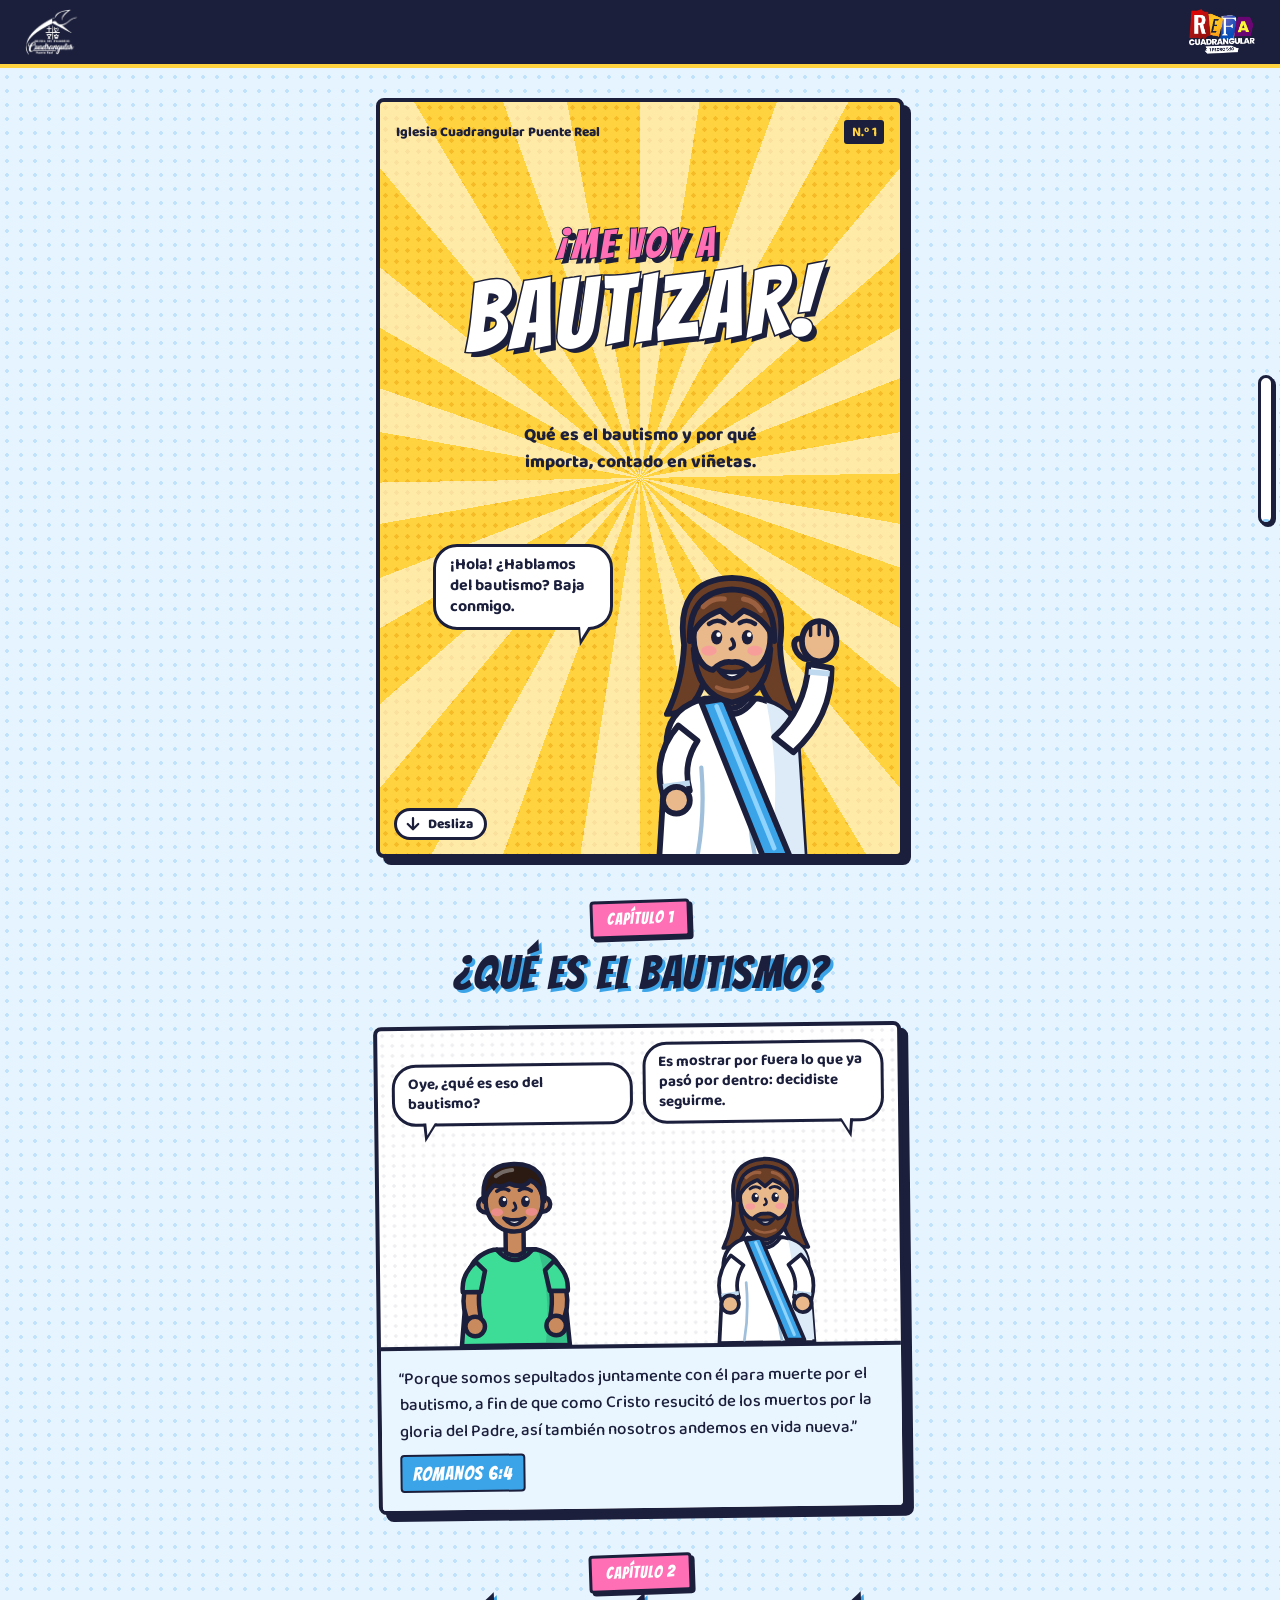
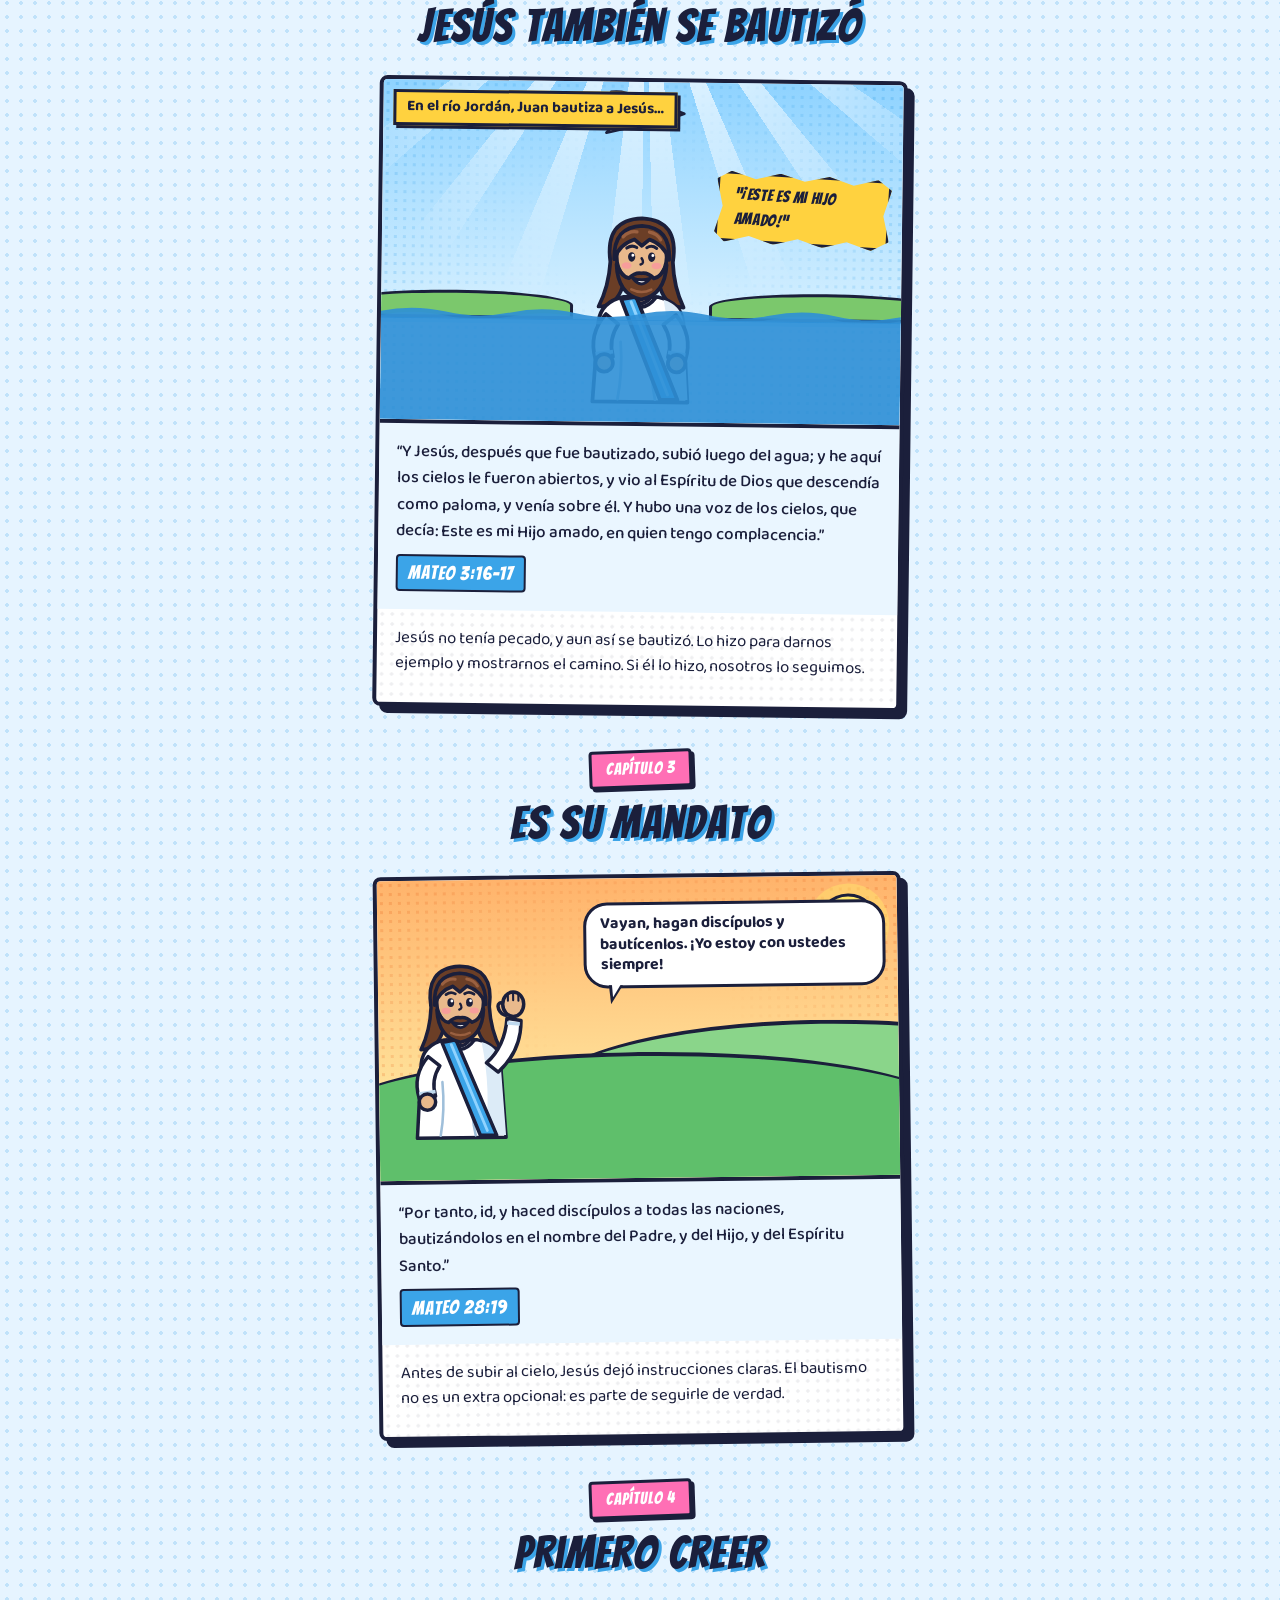
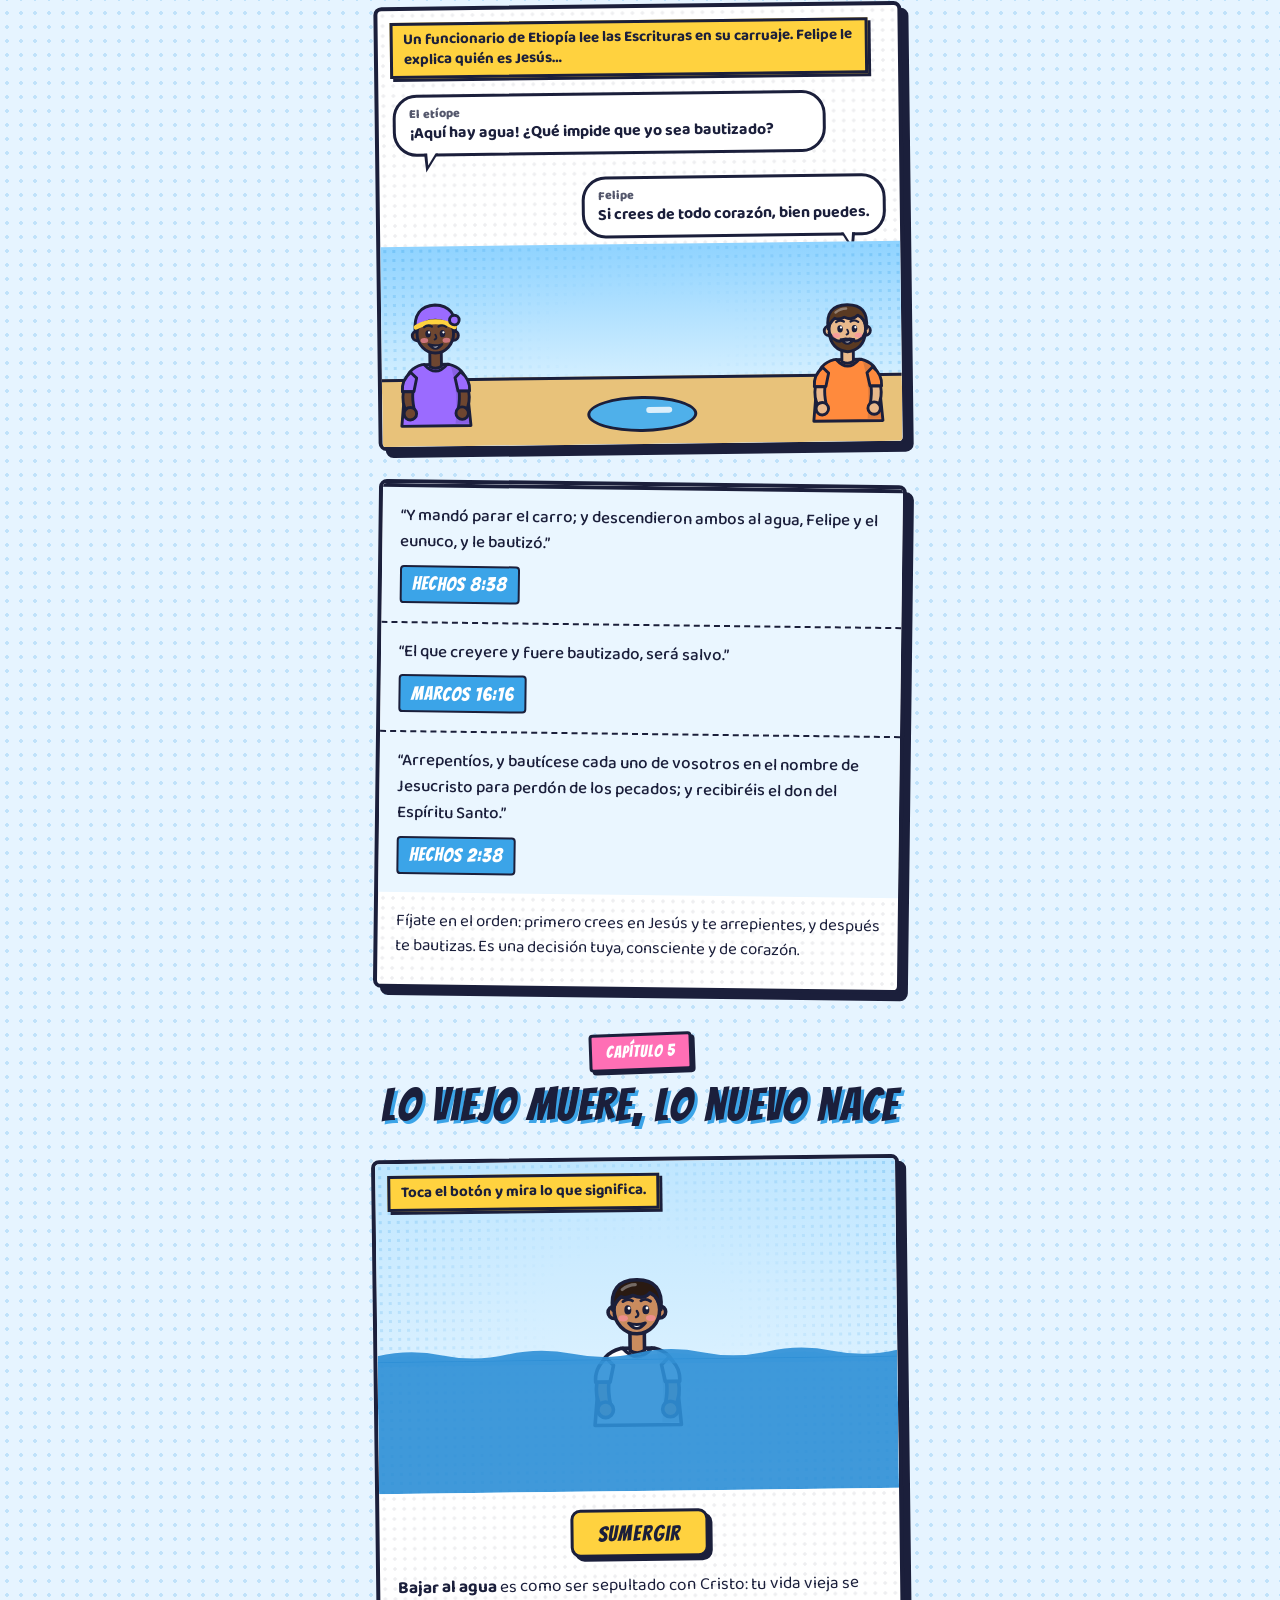
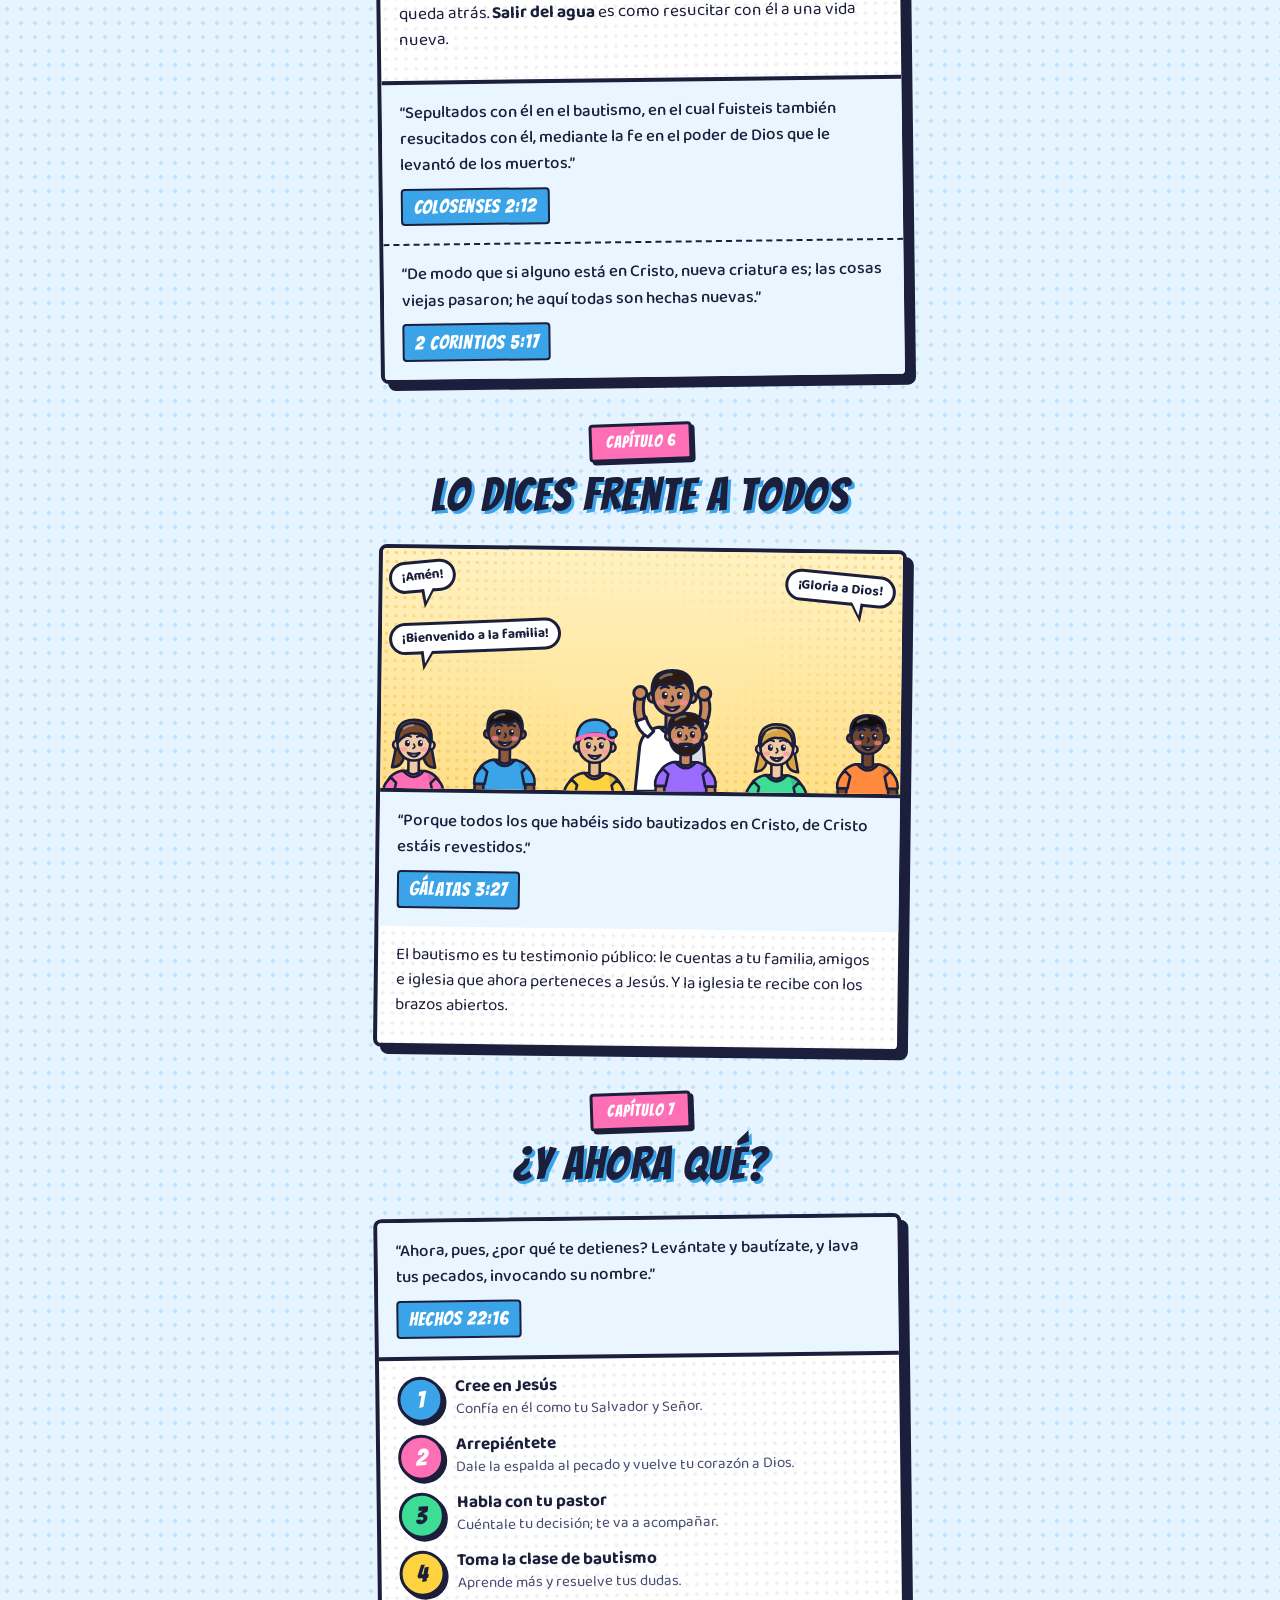
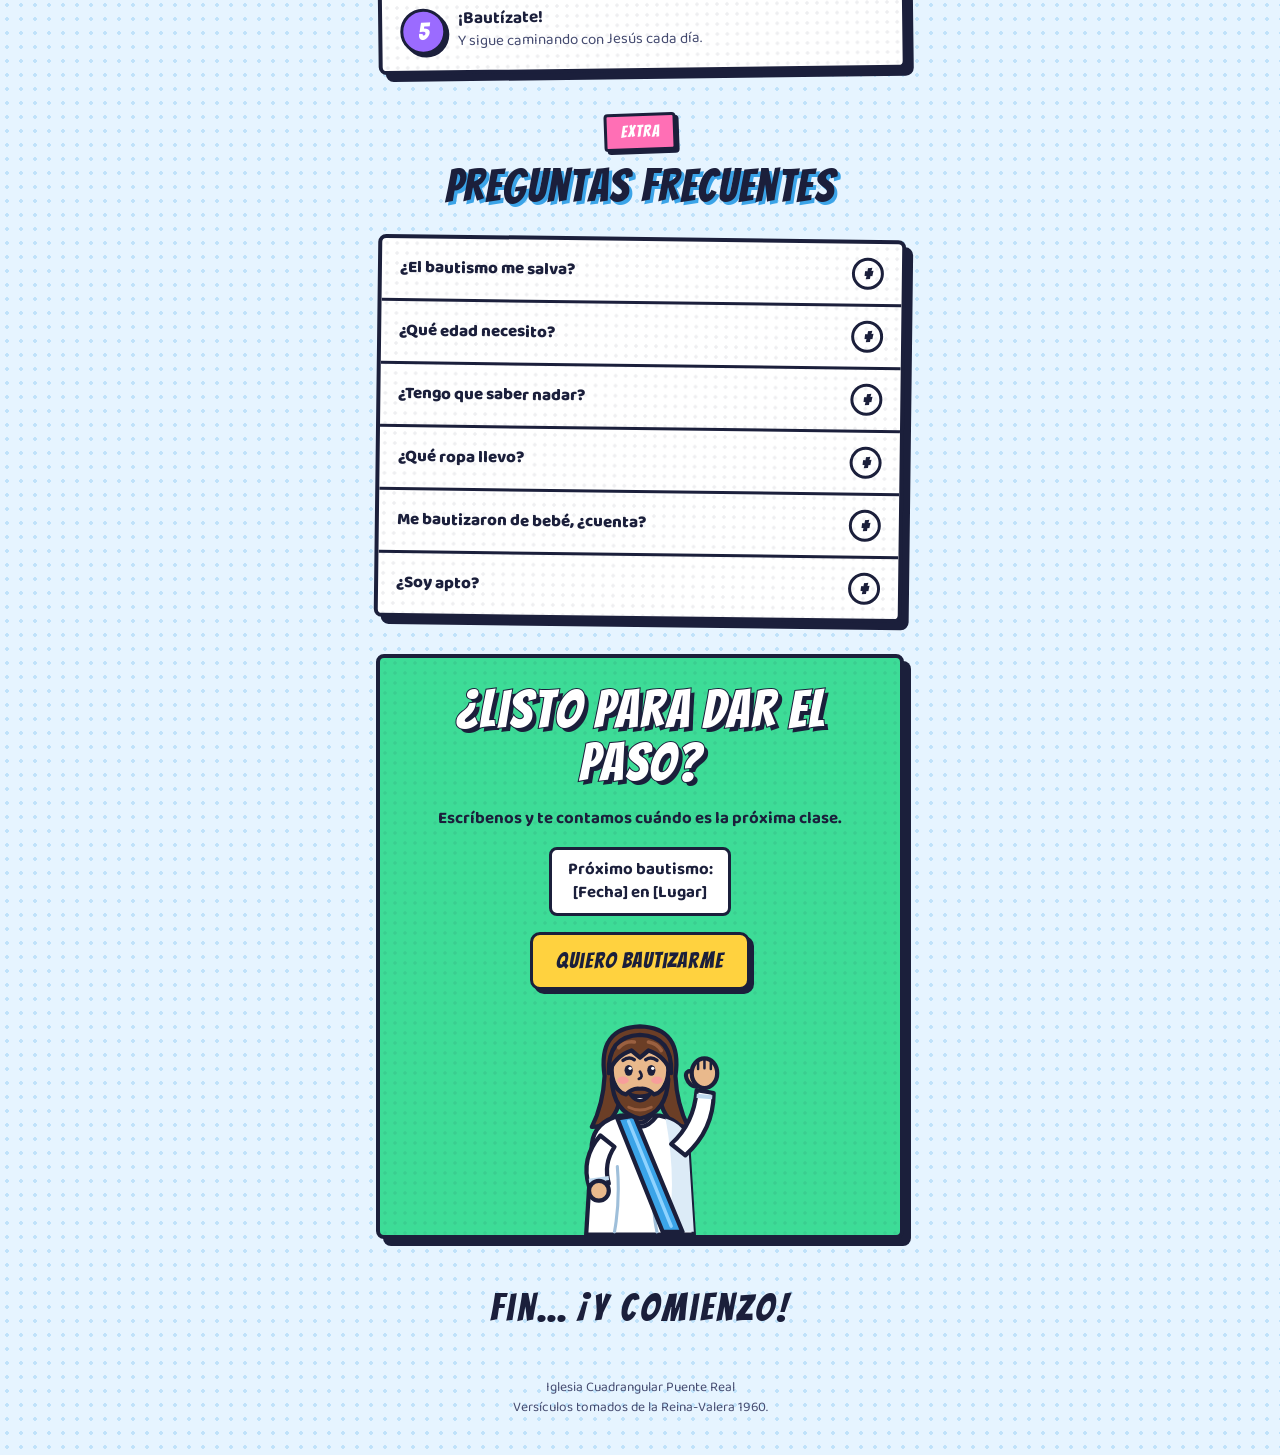
<file: bautismo-web/index.html>
<!DOCTYPE html>
<html lang="es">
<head>
<meta charset="UTF-8">
<meta name="viewport" content="width=device-width, initial-scale=1, viewport-fit=cover">
<title>El bautismo: un paso de fe</title>
<meta name="theme-color" content="#FFD23F">
<meta name="description" content="Qué es el bautismo, por qué es importante y qué dice la Biblia, contado como una historieta.">
<link rel="preconnect" href="https://fonts.googleapis.com">
<link rel="preconnect" href="https://fonts.gstatic.com" crossorigin>
<link href="https://fonts.googleapis.com/css2?family=Bangers&family=Baloo+2:wght@500;700;800&display=swap" rel="stylesheet">
<link rel="stylesheet" href="css/styles.css">
</head>
<body>

<nav class="topbar" aria-label="Iglesia Cuadrangular Puente Real">
  <!-- Logos: guarda tus archivos en la carpeta img/ con estos nombres (PNG con fondo transparente, versión blanca) -->
  <a class="logo" href="#inicio"><img src="img/logoenblanco.png" alt="Iglesia Cuadrangular Puente Real"></a>
  <span class="topbar-title">El bautismo</span>
  <span class="logo"><img src="img/refa.png" alt="Logo"></span>
</nav>

<div class="gauge" aria-hidden="true"><i id="level"></i></div>

<main class="strip">

  <!-- PORTADA -->
  <header class="panel cover" id="inicio">
    <div class="issue">
      
      <span>Iglesia Cuadrangular Puente Real</span>
      <b>N.º 1</b>
    </div>
    <h1 class="title"><small>¡Me voy a</small>bautizar!</h1>
    <p class="subtitle">Qué es el bautismo y por qué importa, contado en viñetas.</p>
    <div class="cover-stage">
      <div class="bubble">¡Hola! ¿Hablamos del bautismo? Baja conmigo.</div>
      <div class="cover-jesus" data-art="jesus"></div>
    </div>
    <div class="scroll-hint" aria-hidden="true">
      <svg width="18" height="18" viewBox="0 0 24 24" fill="none" stroke="#1B1F3B" stroke-width="3" stroke-linecap="round" stroke-linejoin="round"><path d="M12 4v15M5 12l7 7 7-7"/></svg>
      Desliza
    </div>
  </header>

  <!-- CAPÍTULO 1 -->
  <div class="chapter reveal"><span>Capítulo 1</span><h2>¿Qué es el bautismo?</h2></div>

  <section class="panel reveal tilt-l">
    <div class="duo">
      <div class="bubble pop d1">Oye, ¿qué es eso del bautismo?</div>
      <div class="bubble right pop d2" style="--o:80% 100%">Es mostrar por fuera lo que ya pasó por dentro: decidiste seguirme.</div>
      <div class="who" data-art="youth"></div>
      <div class="who" data-art="jesusCalm"></div>
    </div>
    <div class="verse">
      <blockquote>“Porque somos sepultados juntamente con él para muerte por el bautismo, a fin de que como Cristo resucitó de los muertos por la gloria del Padre, así también nosotros andemos en vida nueva.”</blockquote>
      <cite>Romanos 6:4</cite>
    </div>
  </section>

  <!-- CAPÍTULO 2 -->
  <div class="chapter reveal"><span>Capítulo 2</span><h2>Jesús también se bautizó</h2></div>

  <section class="panel reveal tilt-r">
    <div class="scene sky jordan">
      <div class="rays"></div>
      <div class="cap pop d1" style="position:absolute;left:10px;top:10px;z-index:4;--o:0 0">En el río Jordán, Juan bautiza a Jesús…</div>
      <div class="dove" data-art="dove"></div>
      <div class="shout voice pop d3" style="--o:100% 0">“¡Este es mi Hijo amado!”</div>
      <div class="bank l"></div><div class="bank r"></div>
      <div class="jesus-river" data-art="jesusCalm"></div>
      <div class="waves" style="--h:30%" data-art="waves"></div>
    </div>
    <div class="verse">
      <blockquote>“Y Jesús, después que fue bautizado, subió luego del agua; y he aquí los cielos le fueron abiertos, y vio al Espíritu de Dios que descendía como paloma, y venía sobre él. Y hubo una voz de los cielos, que decía: Este es mi Hijo amado, en quien tengo complacencia.”</blockquote>
      <cite>Mateo 3:16-17</cite>
    </div>
    <div class="pad"><p>Jesús no tenía pecado, y aun así se bautizó. Lo hizo para darnos ejemplo y mostrarnos el camino. Si él lo hizo, nosotros lo seguimos.</p></div>
  </section>

  <!-- CAPÍTULO 3 -->
  <div class="chapter reveal"><span>Capítulo 3</span><h2>Es su mandato</h2></div>

  <section class="panel reveal tilt-l">
    <div class="scene dusk hill">
      <div class="sunball"></div>
      <div class="mount b"></div><div class="mount"></div>
      <div class="jesus-hill" data-art="jesus"></div>
      <div class="bubble pop d1">Vayan, hagan discípulos y bautícenlos. ¡Yo estoy con ustedes siempre!</div>
    </div>
    <div class="verse">
      <blockquote>“Por tanto, id, y haced discípulos a todas las naciones, bautizándolos en el nombre del Padre, y del Hijo, y del Espíritu Santo.”</blockquote>
      <cite>Mateo 28:19</cite>
    </div>
    
    <div class="pad"><p>Antes de subir al cielo, Jesús dejó instrucciones claras. El bautismo no es un extra opcional: es parte de seguirle de verdad.</p></div>
  </section>

  <!-- CAPÍTULO 4 -->
  <div class="chapter reveal"><span>Capítulo 4</span><h2>Primero creer</h2></div>

  <div class="row">
    <section class="panel reveal tilt-l" style="grid-column:1/-1">
      <div class="cap pop d1" style="margin:12px 12px 0;--o:0 0">Un funcionario de Etiopía lee las Escrituras en su carruaje. Felipe le explica quién es Jesús…</div>
      <div class="talk">
        <div class="bubble pop d2"><span class="label">El etíope</span>¡Aquí hay agua! ¿Qué impide que yo sea bautizado?</div>
        <div class="bubble right pop d3" style="--o:80% 100%"><span class="label">Felipe</span>Si crees de todo corazón, bien puedes.</div>
      </div>
      <div class="scene sky road">
        <div class="ground"></div>
        <div class="who l" data-art="eunuco"></div>
        <div class="pond"></div>
        <div class="who r" data-art="felipe"></div>
      </div>
    </section>
  </div>

  <section class="panel reveal tilt-r">
    <div class="verse">
      <blockquote>“Y mandó parar el carro; y descendieron ambos al agua, Felipe y el eunuco, y le bautizó.”</blockquote>
      <cite>Hechos 8:38</cite>
    </div>
    <div class="verse">
      <blockquote>“El que creyere y fuere bautizado, será salvo.”</blockquote>
      <cite>Marcos 16:16</cite>
    </div>
    <div class="verse">
      <blockquote>“Arrepentíos, y bautícese cada uno de vosotros en el nombre de Jesucristo para perdón de los pecados; y recibiréis el don del Espíritu Santo.”</blockquote>
      <cite>Hechos 2:38</cite>
    </div>
    <div class="pad"><p>Fíjate en el orden: primero crees en Jesús y te arrepientes, y después te bautizas. Es una decisión tuya, consciente y de corazón.</p></div>
  </section>

  <!-- CAPÍTULO 5 -->
  <div class="chapter reveal"><span>Capítulo 5</span><h2>Lo viejo muere, lo nuevo nace</h2></div>

  <section class="panel reveal tilt-l">
    <div class="scene dunk" id="dunk">
      <div class="cap say" id="dunkSay" aria-live="polite">Toca el botón y mira lo que significa.</div>
      <div class="person" data-art="youthWhite"></div>
      <div class="waves" data-art="waves"></div>
      <span class="bub" style="left:46%"></span><span class="bub"></span><span class="bub" style="left:52%"></span>
      <span class="spark" style="left:26%;top:38%"></span><span class="spark" style="right:24%;top:30%"></span><span class="spark" style="left:44%;top:16%"></span>
    </div>
    <div class="pad center" style="padding-top:18px">
      <button class="btn" id="dunkBtn" type="button">Sumergir</button>
    </div>
    <div class="pad" style="padding-top:0">
      <p class="lead"><strong>Bajar al agua</strong> es como ser sepultado con Cristo: tu vida vieja se queda atrás. <strong>Salir del agua</strong> es como resucitar con él a una vida nueva.</p>
    </div>
    <div class="verse">
      <blockquote>“Sepultados con él en el bautismo, en el cual fuisteis también resucitados con él, mediante la fe en el poder de Dios que le levantó de los muertos.”</blockquote>
      <cite>Colosenses 2:12</cite>
    </div>
    <div class="verse">
      <blockquote>“De modo que si alguno está en Cristo, nueva criatura es; las cosas viejas pasaron; he aquí todas son hechas nuevas.”</blockquote>
      <cite>2 Corintios 5:17</cite>
    </div>
  </section>

  <!-- CAPÍTULO 6 -->
  <div class="chapter reveal"><span>Capítulo 6</span><h2>Lo dices frente a todos</h2></div>

  <section class="panel reveal tilt-r">
    <div class="scene crowd">
      <div class="bubble amen a1 pop d1">¡Amén!</div>
      <div class="bubble right amen a2 pop d2" style="--o:80% 100%">¡Gloria a Dios!</div>
      <div class="bubble amen a3 pop d3">¡Bienvenido a la familia!</div>
      <div class="stage" data-art="youthCheer"></div>
      <div class="heads" data-art="crowd"></div>
    </div>
    <div class="verse">
      <blockquote>“Porque todos los que habéis sido bautizados en Cristo, de Cristo estáis revestidos.”</blockquote>
      <cite>Gálatas 3:27</cite>
    </div>
    <div class="pad"><p>El bautismo es tu testimonio público: le cuentas a tu familia, amigos e iglesia que ahora perteneces a Jesús. Y la iglesia te recibe con los brazos abiertos.</p></div>
  </section>

  <!-- CAPÍTULO 7 -->
  <div class="chapter reveal"><span>Capítulo 7</span><h2>¿Y ahora qué?</h2></div>

  <section class="panel reveal tilt-l">
    <div class="verse" style="border-top:0">
      <blockquote>“Ahora, pues, ¿por qué te detienes? Levántate y bautízate, y lava tus pecados, invocando su nombre.”</blockquote>
      <cite>Hechos 22:16</cite>
    </div>
    <div class="pad" style="border-top:4px solid var(--frame)">
      <ol class="steps">
        <li><div class="n">1</div><div><strong>Cree en Jesús</strong><span>Confía en él como tu Salvador y Señor.</span></div></li>
        <li><div class="n">2</div><div><strong>Arrepiéntete</strong><span>Dale la espalda al pecado y vuelve tu corazón a Dios.</span></div></li>
        <li><div class="n">3</div><div><strong>Habla con tu pastor</strong><span>Cuéntale tu decisión; te va a acompañar.</span></div></li>
        <li><div class="n">4</div><div><strong>Toma la clase de bautismo</strong><span>Aprende más y resuelve tus dudas.</span></div></li>
        <li><div class="n">5</div><div><strong>¡Bautízate!</strong><span>Y sigue caminando con Jesús cada día.</span></div></li>
      </ol>
    </div>
  </section>

  <!-- PREGUNTAS -->
  <div class="chapter reveal"><span>Extra</span><h2>Preguntas frecuentes</h2></div>

  <section class="panel reveal tilt-r">
    <details>
      <summary>¿El bautismo me salva?</summary>
      <div class="ans"><p>La salvación es un regalo de Dios por gracia, por medio de la fe en Jesús (Efesios 2:8-9). El bautismo no te gana la salvación: es tu respuesta de obediencia y tu testimonio público de ella.</p></div>
    </details>
    <details>
      <summary>¿Qué edad necesito?</summary>
      <div class="ans"><p>La Biblia no marca una edad. Lo importante es que entiendas lo que significa y que la decisión sea tuya. Si eres menor de edad, platícalo también con tus papás y con tu pastor.</p></div>
    </details>
    <details>
      <summary>¿Tengo que saber nadar?</summary>
      <div class="ans"><p>No. Alguien de la iglesia te sostiene todo el tiempo. Solo estarás bajo el agua un segundo.</p></div>
    </details>
    <details>
      <summary>¿Qué ropa llevo?</summary>
      <div class="ans"><p>Ropa cómoda y que no se transparente, más una muda seca para cambiarte después. Tu iglesia te dirá si hay algo especial que usar.</p></div>
    </details>
    <details>
      <summary>Me bautizaron de bebé, ¿cuenta?</summary>
      <div class="ans"><p>No, no cuenta. Recibiste el bautismo sin tu consentimiento, y bautizarse es una decisión individual y consciente, llena de convicción.</p></div>
    </details>
    <details>
      <summary>¿Soy apto?</summary>
      <div class="ans"><p>Todos fuimos llamados a ser salvos. No necesitas ser perfecto, solo creer. La madurez espiritual vendrá en tu caminar con el Señor.</p></div>
    </details>
  </section>

  <!-- FINAL -->
  <section class="panel reveal finale" id="unete">
    <h2>¿Listo para dar el paso?</h2>
    <p>Escríbenos y te contamos cuándo es la próxima clase.</p>
    <!-- Cambia la fecha y el lugar del próximo bautismo -->
    <div class="next">Próximo bautismo:<br>[Fecha] en [Lugar]</div>
    <div>
      <!-- WhatsApp del pastor con mensaje automático "¡Me quiero bautizar!" -->
      <a class="btn" href="https://wa.me/584147105810?text=%C2%A1Me%20quiero%20bautizar!" target="_blank" rel="noopener">Quiero bautizarme</a>
    </div>
    <div class="jesus-end" data-art="jesus"></div>
  </section>

  <p class="fin">Fin… ¡y comienzo!</p>
</main>

<footer>
  <p>Iglesia Cuadrangular Puente Real<br>Versículos tomados de la Reina-Valera 1960.</p>
</footer>

<script src="js/script.js" defer></script>
</body>
</html>
</file>
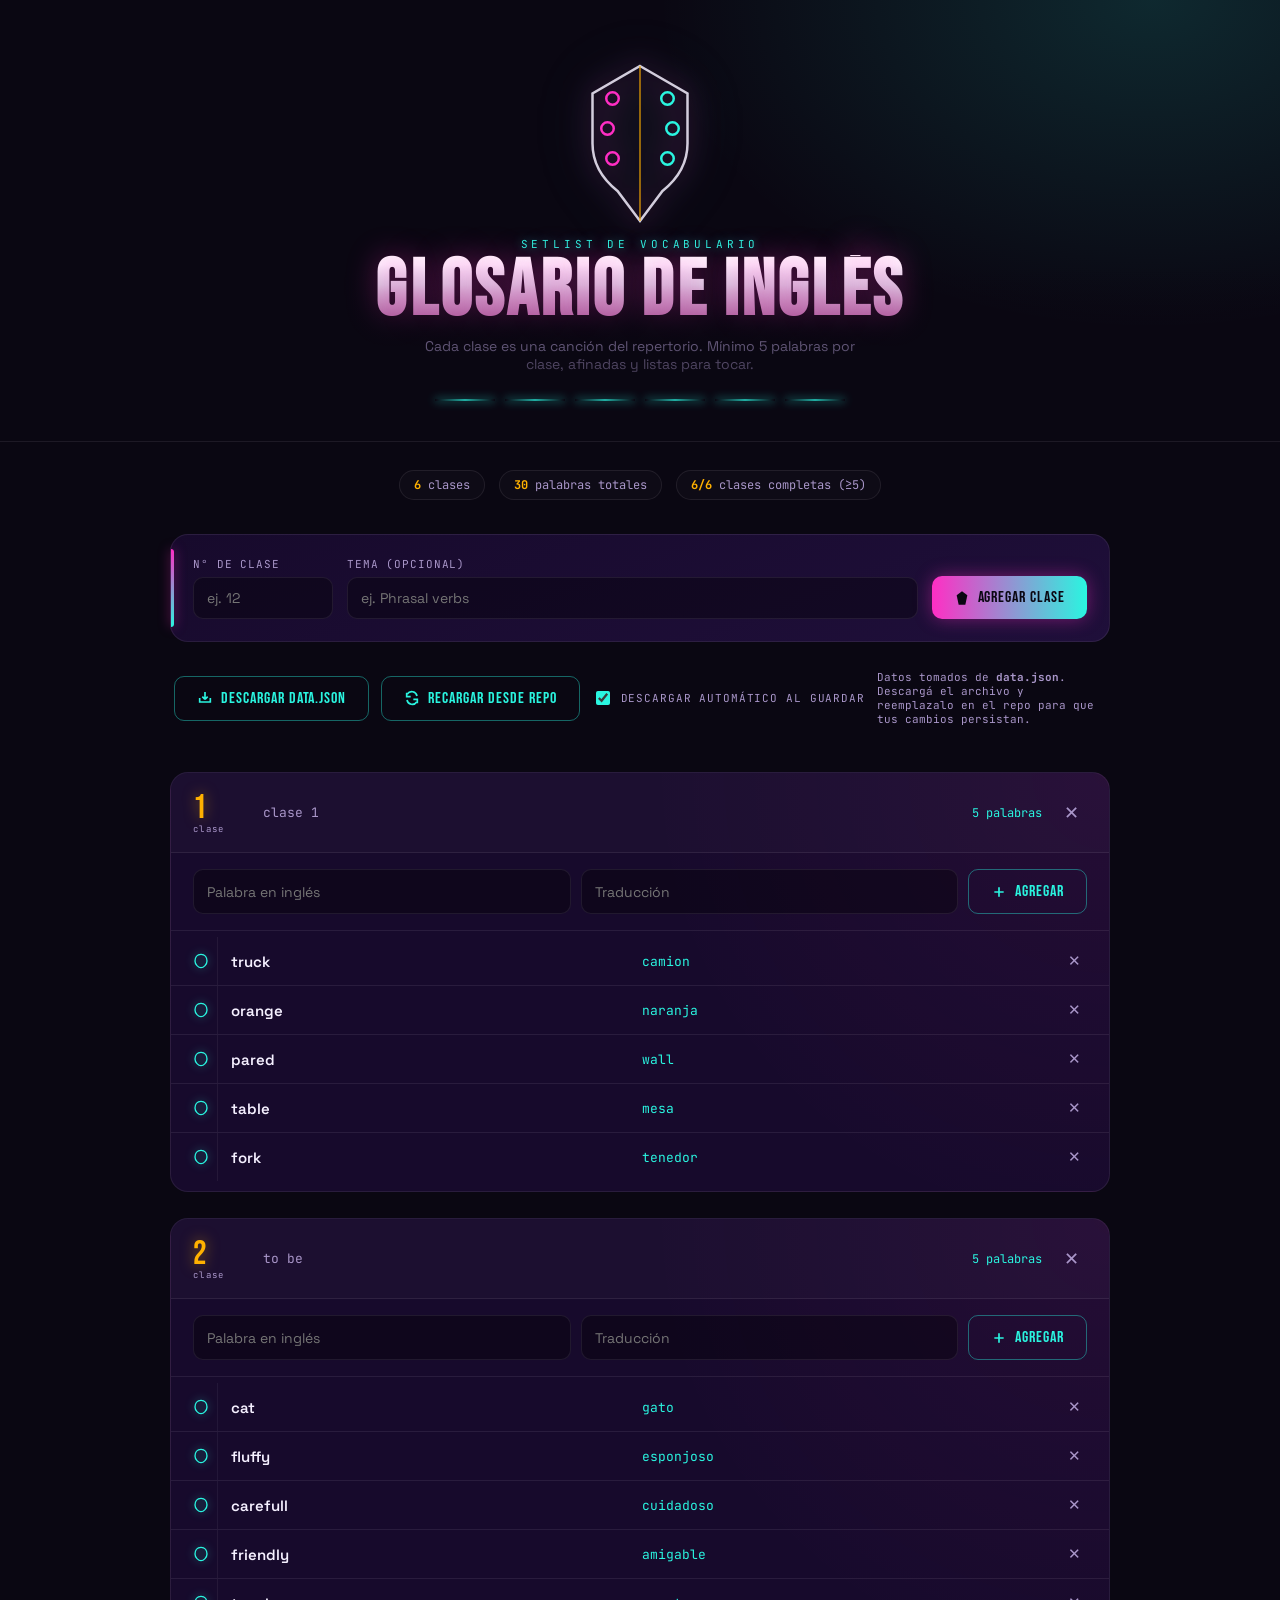
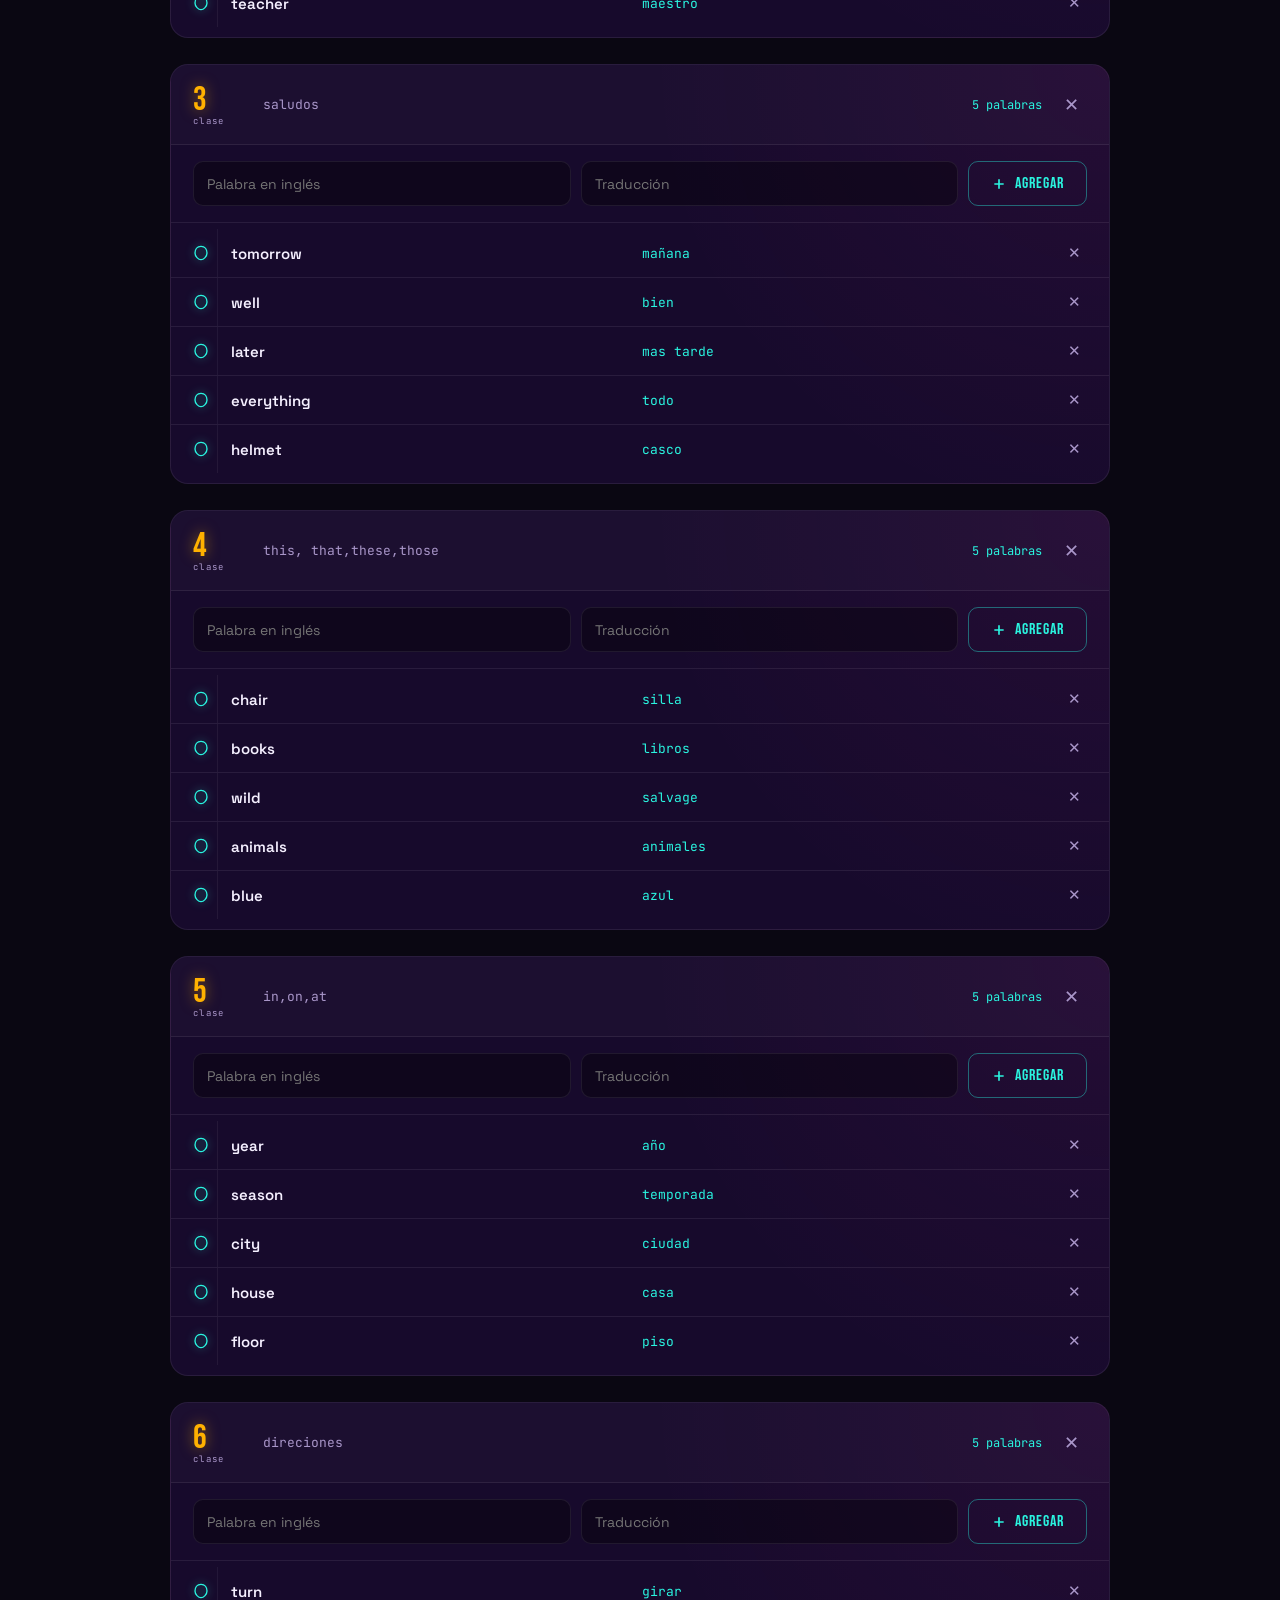
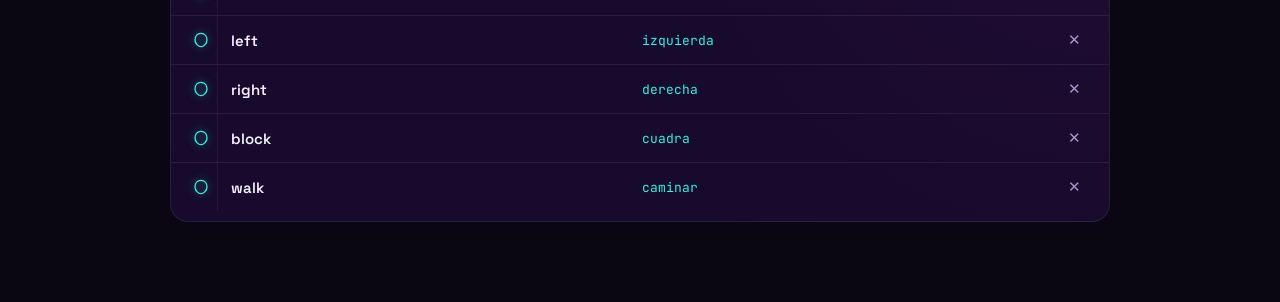
<file: glosario/Index.html>
<!DOCTYPE html>
<html lang="es">
<head>
<meta charset="UTF-8">
<meta name="viewport" content="width=device-width, initial-scale=1.0">
<title>Glosario de Inglés — Setlist</title>
<link rel="preconnect" href="https://fonts.googleapis.com">
<link href="https://fonts.googleapis.com/css2?family=Bebas+Neue&family=Space+Grotesk:wght@400;500;600;700&family=JetBrains+Mono:wght@400;600&display=swap" rel="stylesheet">
<link rel="stylesheet" href="styles.css">
</head>
<body>

<div class="hero">
  <div class="hero-glow"></div>
  <svg class="headstock" viewBox="0 0 120 140" xmlns="http://www.w3.org/2000/svg">
    <path d="M60 8 L98 30 L98 70 Q98 92 78 108 L60 132 L42 108 Q22 92 22 70 L22 30 Z"
          fill="none" stroke="var(--chrome)" stroke-width="2" opacity="0.85"/>
    <circle cx="38" cy="34" r="5" fill="none" stroke="var(--magenta)" stroke-width="2"/>
    <circle cx="82" cy="34" r="5" fill="none" stroke="var(--cyan)" stroke-width="2"/>
    <circle cx="34" cy="58" r="5" fill="none" stroke="var(--magenta)" stroke-width="2"/>
    <circle cx="86" cy="58" r="5" fill="none" stroke="var(--cyan)" stroke-width="2"/>
    <circle cx="38" cy="82" r="5" fill="none" stroke="var(--magenta)" stroke-width="2"/>
    <circle cx="82" cy="82" r="5" fill="none" stroke="var(--cyan)" stroke-width="2"/>
    <line x1="60" y1="8" x2="60" y2="132" stroke="var(--amber)" stroke-width="1.5" opacity="0.6"/>
  </svg>
  <div class="eyebrow">Setlist de vocabulario</div>
  <h1 class="title">GLOSARIO DE INGLÉS</h1>
  <p class="subtitle">Cada clase es una canción del repertorio. Mínimo 5 palabras por clase, afinadas y listas para tocar.</p>
  <div class="strings">
    <span></span><span></span><span></span><span></span><span></span><span></span>
  </div>
</div>

<div class="wrap">
  <div class="stats-bar" id="statsBar"></div>

  <div class="add-class">
    <div class="field" style="max-width:140px;">
      <label for="newClassNum">N° de clase</label>
      <input id="newClassNum" type="number" min="1" placeholder="ej. 12">
    </div>
    <div class="field">
      <label for="newClassTitle">Tema (opcional)</label>
      <input id="newClassTitle" type="text" placeholder="ej. Phrasal verbs">
    </div>
    <button class="btn" id="addClassBtn">
      <svg viewBox="0 0 24 24" fill="var(--void)"><path d="M12 2 L20 8 L17 22 L7 22 L4 8 Z"/></svg>
      Agregar clase
    </button>
  </div>

  <div class="backup-bar">
    <button class="btn ghost" id="downloadBtn">
      <svg viewBox="0 0 24 24" fill="none" stroke="var(--cyan)" stroke-width="2.5"><path d="M4 12v6h16v-6M12 3v11m0 0l-4-4m4 4l4-4"/></svg>
      Descargar data.json
    </button>
    <button class="btn ghost" id="reloadBtn">
      <svg viewBox="0 0 24 24" fill="none" stroke="var(--cyan)" stroke-width="2.5"><path d="M4 4v6h6M20 20v-6h-6M4.5 15a8 8 0 0014.5 3M19.5 9A8 8 0 005 6"/></svg>
      Recargar desde repo
    </button>
    <label class="auto-toggle">
      <input type="checkbox" id="autoDownloadToggle" checked>
      Descargar automático al guardar
    </label>
    <span class="backup-hint" id="fileStatus"></span>
  </div>

  <div class="classes" id="classesContainer"></div>

  <div class="empty-state" id="emptyState" style="display:none;">
    <strong>Sin clases todavía</strong>
    Agregá tu primera clase arriba para empezar el setlist.
  </div>
</div>

<div class="toast" id="toast"></div>

<div class="dup-overlay" id="dupOverlay">
  <div class="dup-card">
    <svg class="dup-icon" viewBox="0 0 24 24" xmlns="http://www.w3.org/2000/svg">
      <path d="M12 2 C6 2 3 7 3 12 C3 17 8 22 12 22 C16 22 21 17 21 12 C21 7 18 2 12 2 Z"
            fill="none" stroke="var(--amber)" stroke-width="2"/>
      <path d="M12 8v5" stroke="var(--amber)" stroke-width="2" stroke-linecap="round"/>
      <circle cx="12" cy="16" r="1" fill="var(--amber)"/>
    </svg>
    <div class="dup-title">¡Esa ya está en tu setlist!</div>
    <div class="dup-word" id="dupWord"></div>
    <div class="dup-sub" id="dupSub"></div>
  </div>
</div>

<script src="script.js"></script>
</body>
</html>
</file>
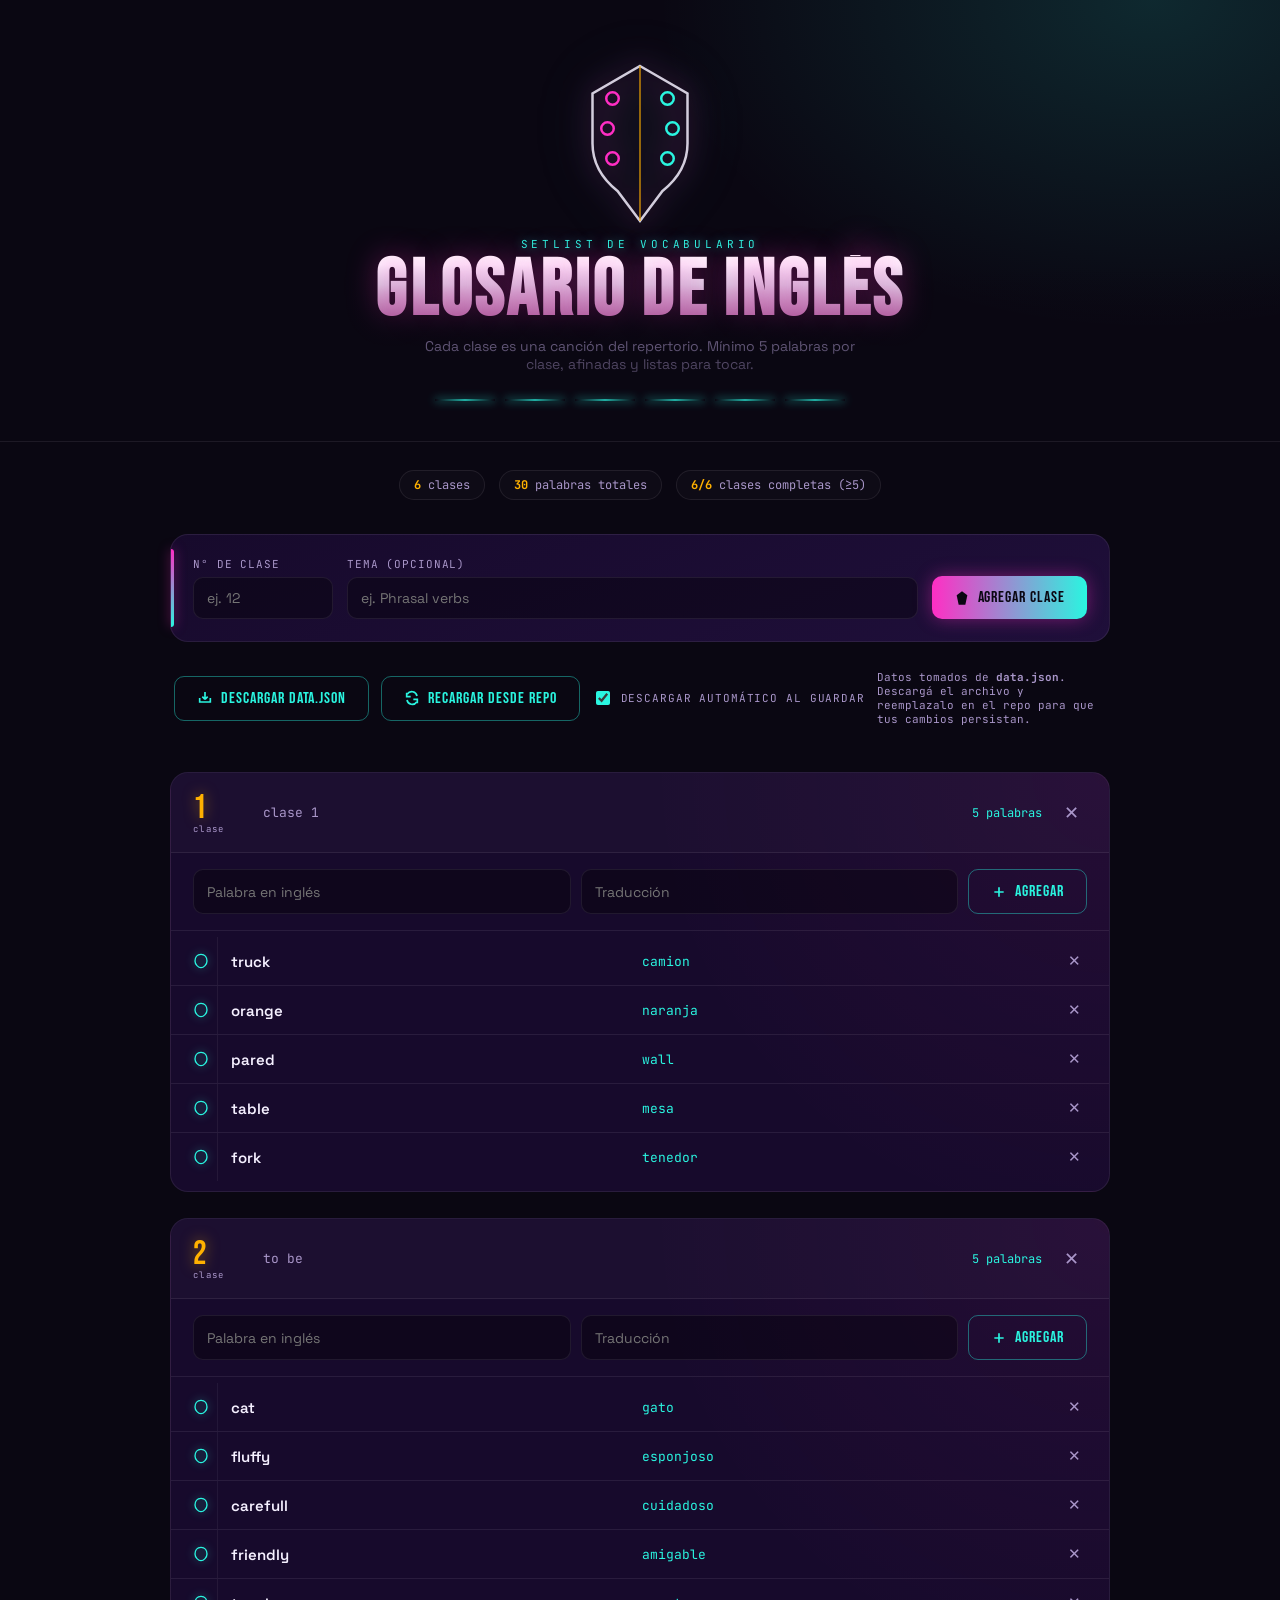
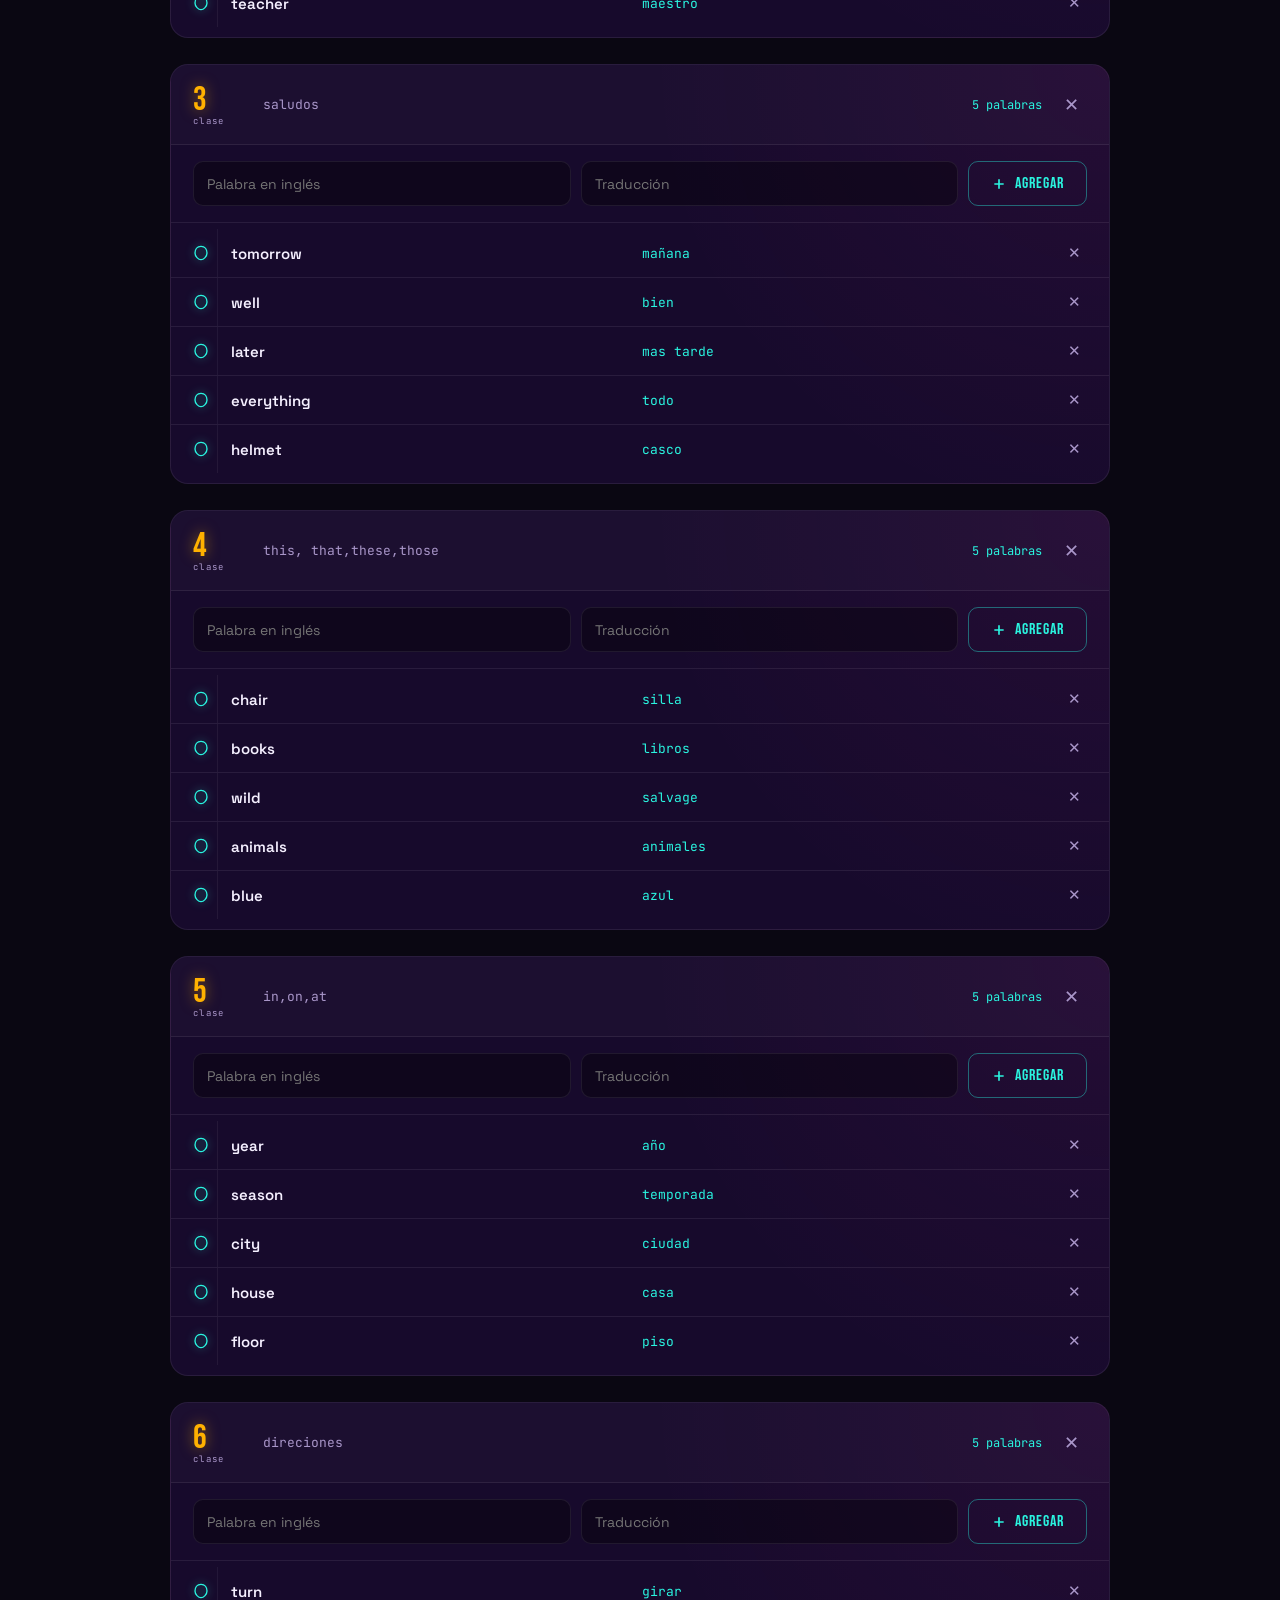
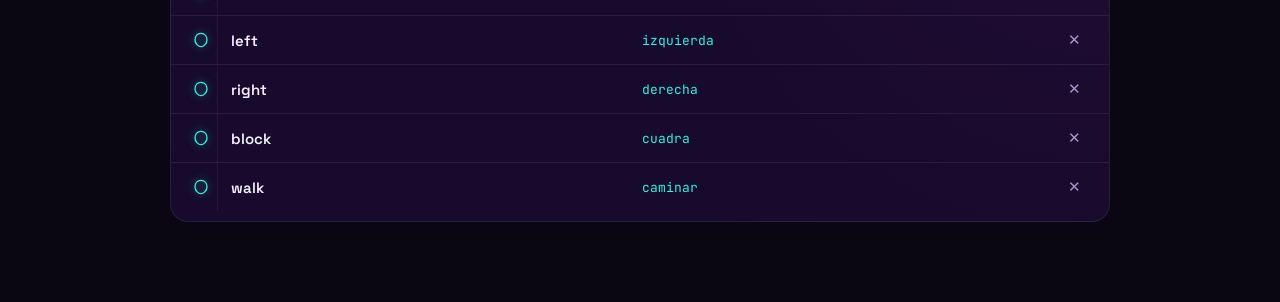
<file: glosario/index.html>
<!DOCTYPE html>
<html lang="es">
<head>
<meta charset="UTF-8">
<meta name="viewport" content="width=device-width, initial-scale=1.0">
<title>Glosario de Inglés — Setlist</title>
<link rel="preconnect" href="https://fonts.googleapis.com">
<link href="https://fonts.googleapis.com/css2?family=Bebas+Neue&family=Space+Grotesk:wght@400;500;600;700&family=JetBrains+Mono:wght@400;600&display=swap" rel="stylesheet">
<link rel="stylesheet" href="styles.css">
</head>
<body>

<div class="hero">
  <div class="hero-glow"></div>
  <svg class="headstock" viewBox="0 0 120 140" xmlns="http://www.w3.org/2000/svg">
    <path d="M60 8 L98 30 L98 70 Q98 92 78 108 L60 132 L42 108 Q22 92 22 70 L22 30 Z"
          fill="none" stroke="var(--chrome)" stroke-width="2" opacity="0.85"/>
    <circle cx="38" cy="34" r="5" fill="none" stroke="var(--magenta)" stroke-width="2"/>
    <circle cx="82" cy="34" r="5" fill="none" stroke="var(--cyan)" stroke-width="2"/>
    <circle cx="34" cy="58" r="5" fill="none" stroke="var(--magenta)" stroke-width="2"/>
    <circle cx="86" cy="58" r="5" fill="none" stroke="var(--cyan)" stroke-width="2"/>
    <circle cx="38" cy="82" r="5" fill="none" stroke="var(--magenta)" stroke-width="2"/>
    <circle cx="82" cy="82" r="5" fill="none" stroke="var(--cyan)" stroke-width="2"/>
    <line x1="60" y1="8" x2="60" y2="132" stroke="var(--amber)" stroke-width="1.5" opacity="0.6"/>
  </svg>
  <div class="eyebrow">Setlist de vocabulario</div>
  <h1 class="title">GLOSARIO DE INGLÉS</h1>
  <p class="subtitle">Cada clase es una canción del repertorio. Mínimo 5 palabras por clase, afinadas y listas para tocar.</p>
  <div class="strings">
    <span></span><span></span><span></span><span></span><span></span><span></span>
  </div>
</div>

<div class="wrap">
  <div class="stats-bar" id="statsBar"></div>

  <div class="add-class">
    <div class="field" style="max-width:140px;">
      <label for="newClassNum">N° de clase</label>
      <input id="newClassNum" type="number" min="1" placeholder="ej. 12">
    </div>
    <div class="field">
      <label for="newClassTitle">Tema (opcional)</label>
      <input id="newClassTitle" type="text" placeholder="ej. Phrasal verbs">
    </div>
    <button class="btn" id="addClassBtn">
      <svg viewBox="0 0 24 24" fill="var(--void)"><path d="M12 2 L20 8 L17 22 L7 22 L4 8 Z"/></svg>
      Agregar clase
    </button>
  </div>

  <div class="backup-bar">
    <button class="btn ghost" id="downloadBtn">
      <svg viewBox="0 0 24 24" fill="none" stroke="var(--cyan)" stroke-width="2.5"><path d="M4 12v6h16v-6M12 3v11m0 0l-4-4m4 4l4-4"/></svg>
      Descargar data.json
    </button>
    <button class="btn ghost" id="reloadBtn">
      <svg viewBox="0 0 24 24" fill="none" stroke="var(--cyan)" stroke-width="2.5"><path d="M4 4v6h6M20 20v-6h-6M4.5 15a8 8 0 0014.5 3M19.5 9A8 8 0 005 6"/></svg>
      Recargar desde repo
    </button>
    <label class="auto-toggle">
      <input type="checkbox" id="autoDownloadToggle" checked>
      Descargar automático al guardar
    </label>
    <span class="backup-hint" id="fileStatus"></span>
  </div>

  <div class="classes" id="classesContainer"></div>

  <div class="empty-state" id="emptyState" style="display:none;">
    <strong>Sin clases todavía</strong>
    Agregá tu primera clase arriba para empezar el setlist.
  </div>
</div>

<div class="toast" id="toast"></div>

<div class="dup-overlay" id="dupOverlay">
  <div class="dup-card">
    <svg class="dup-icon" viewBox="0 0 24 24" xmlns="http://www.w3.org/2000/svg">
      <path d="M12 2 C6 2 3 7 3 12 C3 17 8 22 12 22 C16 22 21 17 21 12 C21 7 18 2 12 2 Z"
            fill="none" stroke="var(--amber)" stroke-width="2"/>
      <path d="M12 8v5" stroke="var(--amber)" stroke-width="2" stroke-linecap="round"/>
      <circle cx="12" cy="16" r="1" fill="var(--amber)"/>
    </svg>
    <div class="dup-title">¡Esa ya está en tu setlist!</div>
    <div class="dup-word" id="dupWord"></div>
    <div class="dup-sub" id="dupSub"></div>
  </div>
</div>

<script src="script.js"></script>
</body>
</html>
</file>
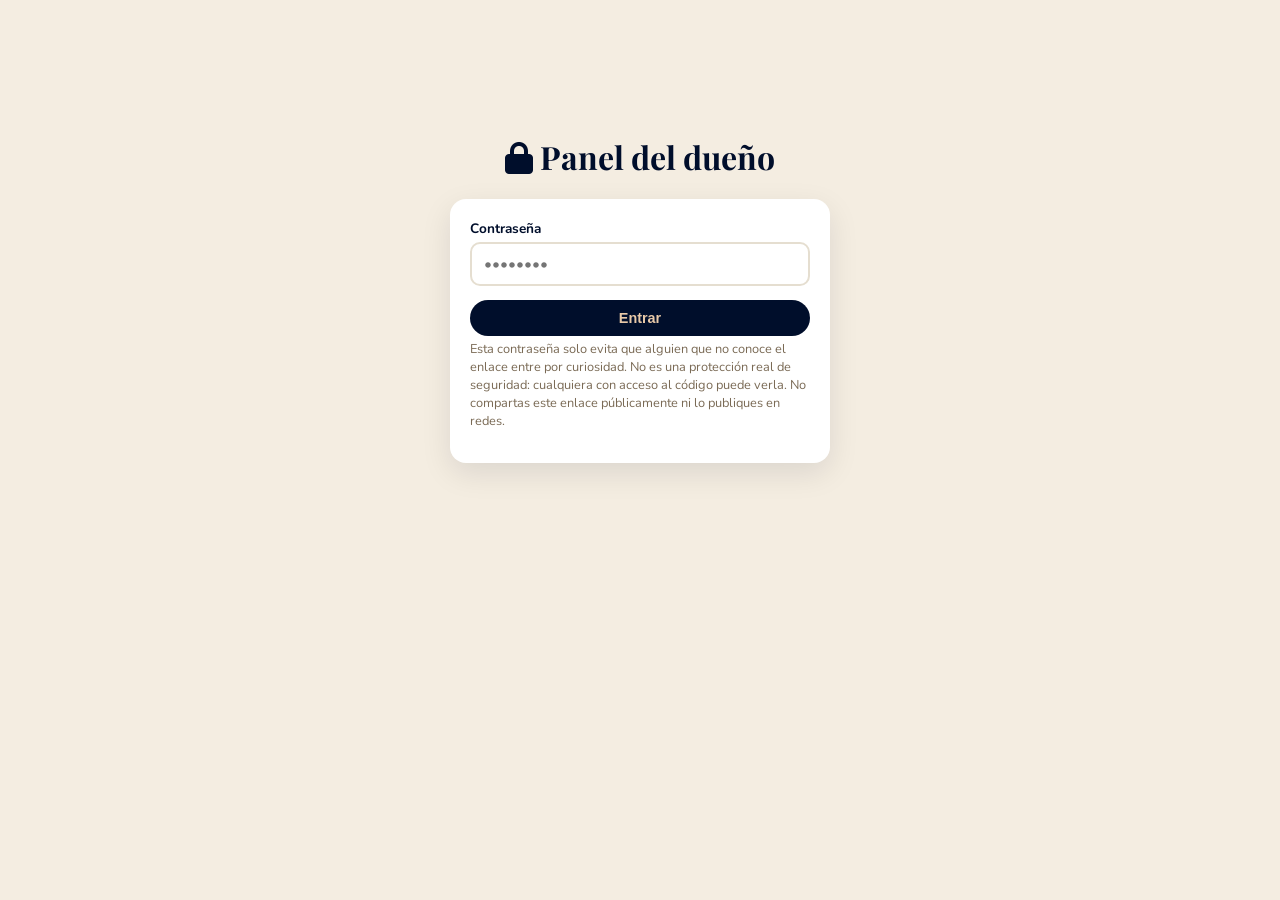
<file: bodegonLosCuñados/admin.html>
<!DOCTYPE html>
<html lang="es">
<head>
<meta charset="UTF-8">
<meta name="viewport" content="width=device-width, initial-scale=1.0, maximum-scale=1.0, minimum-scale=1.0, user-scalable=no">
<meta name="robots" content="noindex, nofollow">
<title>Panel del dueño — Bodegón Los Cuñados</title>
<link rel="stylesheet" href="admin.css?v=5">
<link href="https://fonts.googleapis.com/css2?family=Playfair+Display:wght@700;900&family=Nunito:wght@400;600;700;800&display=swap" rel="stylesheet">
<link rel="stylesheet" href="https://cdnjs.cloudflare.com/ajax/libs/font-awesome/6.5.0/css/all.min.css">
</head>
<body>

<!-- ===== PANTALLA DE ACCESO ===== -->
<div class="login-gate" id="loginGate">
  <h1><i class="fa-solid fa-lock"></i> Panel del dueño</h1>
  <div class="card">
    <div class="field">
      <label for="loginPass">Contraseña</label>
      <input type="password" id="loginPass" placeholder="••••••••">
    </div>
    <button class="btn btn-primary" style="width:100%;justify-content:center" onclick="tryLogin()">Entrar</button>
    <div class="login-error" id="loginError">Contraseña incorrecta.</div>
    <p class="hint">
      Esta contraseña solo evita que alguien que no conoce el enlace entre por curiosidad.
      No es una protección real de seguridad: cualquiera con acceso al código puede verla.
      No compartas este enlace públicamente ni lo publiques en redes.
    </p>
  </div>
</div>

<!-- ===== PANEL PRINCIPAL (oculto hasta iniciar sesión) ===== -->
<div class="admin-wrap" id="adminPanel" style="display:none">

  <div class="admin-header">
    <div>
      <h1>Panel del dueño</h1>
      <div class="sub">Bodegón Los Cuñados <span id="unsavedIndicator" style="display:none"><span class="unsaved-dot"></span> cambios sin publicar · <a href="#" onclick="discardDraft();return false;" style="color:var(--danger)">descartar</a></span></div>
    </div>
    <div style="display:flex; gap:8px; flex-wrap:wrap;">
      <a class="btn btn-outline" href="index.html" target="_blank"><i class="fa-solid fa-eye"></i> Ver sitio</a>
      <button class="btn btn-outline" onclick="logout()"><i class="fa-solid fa-right-from-bracket"></i> Salir</button>
    </div>
  </div>

  <div class="publish-banner">
    <p>
      Esta página es un editor. Los cambios se ven aquí mismo mientras trabajas, pero
      <strong>tus clientes no los verán hasta que publiques</strong>: descarga el archivo
      actualizado con el botón de abajo y súbelo a tu hosting reemplazando el archivo
      <strong>data.json</strong> (misma carpeta donde está <strong>index.html</strong>).
    </p>
    <button class="btn btn-accent" onclick="downloadData()"><i class="fa-solid fa-cloud-arrow-down"></i> Descargar data.json actualizado</button>
  </div>

  <!-- ===== LOGO ===== -->
  <div class="card">
    <h2><i class="fa-solid fa-image"></i> Logo del negocio</h2>
    <div class="img-upload">
      <div class="img-preview" id="logoPreview">🛒</div>
      <div class="upload-info">
        <input type="file" accept="image/*" id="logoInput" onchange="handleLogoUpload(event)">
        <div class="hint">Se recomienda una imagen cuadrada. Se ajustará automáticamente.</div>
      </div>
      <button class="btn btn-outline btn-sm" onclick="removeLogo()"><i class="fa-solid fa-trash"></i> Quitar</button>
    </div>
  </div>

  <!-- ===== CATEGORÍAS ===== -->
  <div class="card">
    <h2><i class="fa-solid fa-layer-group"></i> Categorías <span class="count" id="catCount">0</span></h2>
    <div id="categoryList"></div>

    <div class="category-group-label">Agregar categoría nueva</div>
    <div class="form-grid">
      <div class="field">
        <label>Nombre</label>
        <input type="text" id="newCatLabel" placeholder="Ej: Bebidas">
      </div>
      <div class="field">
        <label>Ícono</label>
        <select id="newCatIcon"></select>
      </div>
      <div class="field full">
        <label>Emoji para las pestañas</label>
        <input type="text" id="newCatEmoji" placeholder="🥤" maxlength="4">
      </div>
    </div>
    <button class="btn btn-primary" onclick="addCategory()"><i class="fa-solid fa-plus"></i> Agregar categoría</button>
  </div>

  <!-- ===== PRODUCTOS ===== -->
   <div class="card">
    <h2><i class="fa-solid fa-boxes-stacked"></i> Productos <span class="count" id="prodCount">0</span></h2>
    <div id="productList"></div>

    <div class="category-group-label">Agregar producto nuevo</div>
    <div class="form-grid">
      <div class="field">
        <label>Nombre</label>
        <input type="text" id="newProdName" placeholder="Ej: Café Molido">
      </div>
      <div class="field">
        <label>Categoría</label>
        <select id="newProdCat"></select>
      </div>
      <div class="field full">
        <label>Descripción corta</label>
        <input type="text" id="newProdDesc" placeholder="Ej: Aroma intenso, tueste medio">
      </div>
      <div class="field">
        <label>Emoji (se usa si no hay foto)</label>
        <input type="text" id="newProdEmoji" placeholder="☕" maxlength="4">
      </div>
      <div class="field">
        <label>Foto del producto</label>
        <input type="file" accept="image/*" id="newProdImg">
      </div>
    </div>
    <button class="btn btn-primary" onclick="addProduct()"><i class="fa-solid fa-plus"></i> Agregar producto</button>
  </div>

</div>

<!-- ===== MODAL: EDITAR PRODUCTO ===== -->
<div class="modal-overlay" id="editProductModal" style="display:none" onclick="if(event.target===this) closeEditProductModal()">
  <div class="modal">
    <h3><i class="fa-solid fa-pen"></i> Editar producto</h3>
    <div class="field">
      <label>Nombre</label>
      <input type="text" id="editProdName">
    </div>
    <div class="field">
      <label>Categoría</label>
      <select id="editProdCat"></select>
    </div>
    <div class="field">
      <label>Descripción corta</label>
      <input type="text" id="editProdDesc">
    </div>
    <div class="field">
      <label>Emoji (se usa si no hay foto)</label>
      <input type="text" id="editProdEmoji" maxlength="4">
    </div>
    <div class="modal-actions">
      <button class="btn btn-outline" onclick="closeEditProductModal()">Cancelar</button>
      <button class="btn btn-primary" onclick="saveEditProduct()"><i class="fa-solid fa-check"></i> Guardar cambios</button>
    </div>
  </div>
</div>

<div class="toast" id="toast"></div>

<script src="admin.js?v=5"></script>
</body>
</html>
</file>
<file: bautismo-web/css/styles.css>
:root{
  --bg:#E6F4FF; --paper:#FFFFFF; --ink:#1B1F3B; --frame:#1B1F3B; --shadow:#1B1F3B;
  --muted:#454B70; --dot:rgba(59,164,232,.22); --verse:#EAF6FF;
  --sky:#3BA4E8; --water:#2E8FD6; --sun:#FFD23F; --mint:#3DDC97; --pink:#FF6FB5;
  --line:#1B1F3B;
  color-scheme:light;
  box-sizing:border-box;
  padding-top:env(safe-area-inset-top,0px);
  padding-bottom:env(safe-area-inset-bottom,0px);
}
@media (prefers-color-scheme:dark){
  :root:not([data-theme="light"]){
    --bg:#11163A; --paper:#1F2652; --ink:#F2F4FF; --frame:#E9ECFF; --shadow:#05071A;
    --muted:#BFC5EC; --dot:rgba(255,255,255,.06); --verse:#283070; color-scheme:dark;
  }
}
:root[data-theme="dark"]{
  --bg:#11163A; --paper:#1F2652; --ink:#F2F4FF; --frame:#E9ECFF; --shadow:#05071A;
  --muted:#BFC5EC; --dot:rgba(255,255,255,.06); --verse:#283070; color-scheme:dark;
}
*,*::before,*::after{box-sizing:border-box}
html{scroll-padding-top:calc(env(safe-area-inset-top,0px) + 70px);-webkit-text-size-adjust:100%}
body{
  margin:0;background:var(--bg);color:var(--ink);
  font-family:"Baloo 2",system-ui,-apple-system,"Segoe UI",Roboto,sans-serif;
  font-size:1.05rem;line-height:1.5;
  background-image:radial-gradient(var(--dot) 1.6px,transparent 1.7px);
  background-size:14px 14px;
  overflow-x:hidden;
}
img,svg{max-width:100%}
h1,h2,h3,.comic{font-family:"Bangers","Impact","Arial Black",sans-serif;font-weight:400;letter-spacing:.03em;line-height:1}
p{margin:0 0 .6em}

/* ---------- tira de historieta ---------- */
.strip{max-width:560px;margin:0 auto;padding:18px 16px 40px 16px;display:flex;flex-direction:column;gap:26px}
.panel{
  position:relative;background:var(--paper);
  border:4px solid var(--frame);border-radius:8px;
  box-shadow:7px 7px 0 var(--shadow);overflow:hidden;
}
.row{display:grid;grid-template-columns:1fr 1fr;gap:14px}
.row .panel{min-width:0}
.tilt-l{rotate:-.7deg}.tilt-r{rotate:.7deg}

/* entrada tipo "pop" de viñeta (disparada al hacer scroll) */
.reveal{opacity:0;transform:scale(.88) translateY(30px);transition:opacity .45s ease,transform .55s cubic-bezier(.2,1.6,.4,1)}
.reveal.in{opacity:1;transform:none}
.reveal .pop{transform:scale(0);transform-origin:var(--o,20% 100%);transition:transform .45s cubic-bezier(.2,1.8,.4,1)}
.reveal.in .pop{transform:scale(1)}
.reveal.in .pop.d1{transition-delay:.25s}.reveal.in .pop.d2{transition-delay:.55s}.reveal.in .pop.d3{transition-delay:.85s}.reveal.in .pop.d4{transition-delay:1.1s}

/* capítulos */
.chapter{text-align:center;margin:8px 0 -6px}
.chapter span{
  display:inline-block;font-family:"Bangers",Impact,sans-serif;font-size:1.05rem;letter-spacing:.06em;
  background:var(--pink);color:#fff;border:3px solid var(--line);padding:.2em .8em;border-radius:4px;rotate:-2deg;
  box-shadow:3px 3px 0 var(--line)
}
.chapter h2{font-size:clamp(2.1rem,9vw,2.9rem);margin:.25em 0 0;color:var(--ink);text-shadow:3px 3px 0 var(--sky)}

/* cuadros del narrador y globos */
.cap{
  display:inline-block;background:var(--sun);color:#1B1F3B;border:3px solid #1B1F3B;
  padding:.35em .7em;font-weight:700;font-size:.95rem;line-height:1.3;box-shadow:3px 3px 0 #1B1F3B;max-width:92%
}
.bubble{
  position:relative;background:#fff;color:#1B1F3B;border:3px solid #1B1F3B;border-radius:24px;
  padding:.55em .85em;font-weight:700;font-size:1rem;line-height:1.3;
}
.bubble::after,.bubble::before{content:"";position:absolute;border-style:solid}
.bubble::before{left:var(--tx,28px);bottom:-19px;border-width:19px 12px 0 2px;border-color:#1B1F3B transparent transparent transparent}
.bubble::after{left:calc(var(--tx,28px) + 3px);bottom:-12px;border-width:13px 8px 0 1px;border-color:#fff transparent transparent transparent}
.bubble.right{--tx:auto}
.bubble.right::before{left:auto;right:28px;border-width:19px 2px 0 12px}
.bubble.right::after{left:auto;right:31px;border-width:13px 1px 0 8px}
.shout{
  background:var(--sun);color:#1B1F3B;font-family:"Bangers",Impact,sans-serif;font-size:1.25rem;letter-spacing:.04em;
  padding:.5em 1em;border:3px solid #1B1F3B;
  clip-path:polygon(0 12%,8% 0,22% 10%,36% 0,50% 9%,64% 0,78% 10%,92% 0,100% 14%,96% 50%,100% 86%,90% 100%,76% 90%,62% 100%,48% 90%,34% 100%,20% 90%,6% 100%,0 86%,4% 50%);
}

/* versículos */
.verse{margin:0;padding:16px 18px 18px;background:var(--verse);border-top:4px solid var(--frame)}
.verse blockquote{margin:0;font-size:1.06rem;line-height:1.55;font-weight:500}
.verse cite{display:inline-block;margin-top:.5em;font-style:normal;font-family:"Bangers",Impact,sans-serif;font-size:1.2rem;letter-spacing:.05em;
  background:var(--sky);color:#fff;padding:.12em .55em;border:2px solid var(--line);border-radius:4px}
.verse + .verse{border-top:2px dashed var(--frame)}
.pad{padding:16px 18px}
.lead{font-size:1.08rem}

/* escenas ilustradas */
.scene{position:relative;overflow:hidden}
.sky{background:linear-gradient(#8FD3FF,#D6F0FF 70%)}
.dusk{background:linear-gradient(#FFB36B,#FFE29A 70%)}
.char{display:block;width:100%;height:auto;overflow:visible}
.waves{position:absolute;left:0;right:0;bottom:0;height:var(--h,34%);z-index:3;pointer-events:none}
.waves svg{position:absolute;top:-13px;left:0;width:200%;height:14px;animation:wave 5s linear infinite}
.waves svg.back{top:-9px;opacity:.55;animation-duration:8s;animation-direction:reverse}
.waves .body{position:absolute;inset:0;background:rgba(46,143,214,.9)}
@keyframes wave{to{transform:translateX(-50%)}}

/* PORTADA */
.cover{min-height:min(88svh,760px);display:flex;flex-direction:column;justify-content:space-between;padding:18px 16px 0;
  background:var(--sun)}
.cover::before{content:"";position:absolute;inset:-60%;z-index:0;
  background:repeating-conic-gradient(from 0deg,rgba(255,255,255,.55) 0 9deg,transparent 9deg 20deg);
  animation:spin 60s linear infinite}
@keyframes spin{to{transform:rotate(1turn)}}
.cover > *{position:relative;z-index:1}
.issue{display:flex;justify-content:space-between;align-items:center;font-weight:800;font-size:.85rem;color:#1B1F3B}
.issue b{background:#1B1F3B;color:var(--sun);padding:.15em .55em;border-radius:3px}
.title{margin:.25em 0 0;text-align:center;color:#fff;font-size:clamp(3.6rem,19vw,6rem);line-height:.86;
  -webkit-text-stroke:3px #1B1F3B;paint-order:stroke fill;
  text-shadow:5px 5px 0 #1B1F3B,0 0 0 #1B1F3B;rotate:-3deg}
.title small{display:block;font-size:.42em;color:var(--pink);-webkit-text-stroke:2px #1B1F3B;margin-bottom:.15em;rotate:2deg}
.subtitle{text-align:center;font-weight:800;color:#1B1F3B;margin:.8em auto 0;max-width:22ch;font-size:1.1rem}
.cover-stage{display:flex;align-items:flex-end;justify-content:center;gap:4px;margin-top:10px}
.cover-stage .bubble{margin-bottom:46%;max-width:180px;--tx:auto}
.cover-stage .bubble::before{left:auto;right:18px}
.cover-stage .bubble::after{left:auto;right:21px}
.cover-jesus{width:min(52vw,230px);flex:none;margin-bottom:-6px}
.scroll-hint{position:absolute;left:14px;bottom:14px;z-index:4;display:flex;align-items:center;gap:6px;
  background:#fff;color:#1B1F3B;border:3px solid #1B1F3B;border-radius:999px;padding:.2em .8em .2em .5em;font-weight:800;font-size:.85rem}
.scroll-hint svg{animation:bob 1.2s ease-in-out infinite}
@keyframes bob{50%{transform:translateY(4px)}}

/* saludo de Jesús */
.arm-wave{transform-box:fill-box;transform-origin:0% 100%;animation:wave-hand 1.6s ease-in-out infinite}
@keyframes wave-hand{0%,100%{transform:rotate(0)}25%{transform:rotate(-14deg)}75%{transform:rotate(10deg)}}
.blink{transform-box:fill-box;transform-origin:center;animation:blink 4.5s infinite}
@keyframes blink{0%,94%,100%{transform:scaleY(1)}96%{transform:scaleY(.1)}}

/* cap 1: diálogo */
.duo{display:grid;grid-template-columns:1fr 1fr;align-items:end;gap:10px;padding:14px 14px 0}
.duo .bubble{grid-row:1;font-size:.95rem}
.duo .who{grid-row:2;max-width:150px;justify-self:center;width:100%}

/* cap 2: el Jordán */
.jordan{height:340px}
.rays{position:absolute;left:50%;top:-140px;width:560px;height:560px;translate:-50% 0;
  background:repeating-conic-gradient(from 180deg at 50% 0,rgba(255,255,255,.75) 0 6deg,transparent 6deg 16deg);
  mask-image:radial-gradient(circle at 50% 0,#000 20%,transparent 60%);-webkit-mask-image:radial-gradient(circle at 50% 0,#000 20%,transparent 60%);
  opacity:0;transition:opacity 1.2s .3s}
.in .rays{opacity:1}
.dove{position:absolute;left:50%;top:6px;width:84px;translate:-50% 0;z-index:2;transform:translateY(-120px);transition:transform 1.6s cubic-bezier(.3,1.2,.4,1) .4s}
.in .dove{transform:translateY(0)}
.dove .wing{transform-box:fill-box;transform-origin:80% 100%;animation:flap .5s ease-in-out infinite alternate}
@keyframes flap{to{transform:scaleY(-.6)}}
.jordan .jesus-river{position:absolute;left:50%;bottom:6%;width:150px;translate:-50% 0;z-index:2}
.voice{position:absolute;right:10px;top:96px;z-index:4;max-width:175px;font-size:1.02rem;rotate:3deg}
.bank{position:absolute;bottom:30%;height:28px;width:45%;background:#7BC86C;border:3px solid #1B1F3B;border-radius:50% 50% 0 0;z-index:1}
.bank.l{left:-8%}.bank.r{right:-8%}

/* cap 3: monte */
.hill{height:300px}
.hill .mount{position:absolute;bottom:0;left:-10%;right:-10%;height:42%;background:#5FBF6B;border-top:4px solid #1B1F3B;border-radius:50% 50% 0 0}
.hill .mount.b{height:52%;left:30%;right:-40%;background:#8AD58A;z-index:0}
.hill .sunball{position:absolute;right:18px;top:18px;width:62px;height:62px;border-radius:50%;background:#FFE76A;border:3px solid #1B1F3B;box-shadow:0 0 0 10px rgba(255,231,106,.45)}
.hill .jesus-hill{position:absolute;left:12px;bottom:14%;width:140px;z-index:2}
.hill .bubble{position:absolute;right:12px;top:24px;max-width:58%;z-index:3;--tx:22px}

/* cap 4: Felipe */
.road{height:200px}
.road .ground{position:absolute;left:0;right:0;bottom:0;height:34%;background:#E8C27A;border-top:3px solid #1B1F3B}
.road .pond{position:absolute;left:50%;bottom:6%;width:110px;height:36px;translate:-50% 0;background:#4FB0EA;border:3px solid #1B1F3B;border-radius:50%;z-index:1}
.road .pond::after{content:"";position:absolute;inset:8px 22px auto auto;width:26px;height:6px;border-radius:9px;background:rgba(255,255,255,.8)}
.road .who{position:absolute;bottom:10%;width:96px;z-index:2}
.road .who.l{left:6px}.road .who.r{right:6px}
.talk{display:grid;gap:22px;padding:16px 14px 6px}
.talk .bubble.right{justify-self:end;max-width:88%}
.talk .bubble:not(.right){max-width:88%}
.label{display:block;font-size:.78rem;font-weight:800;opacity:.75;margin-bottom:.1em}

/* cap 5: sumergir */
.dunk{height:330px;background:linear-gradient(#BFE6FF,#EAF7FF)}
.dunk .person{position:absolute;left:50%;bottom:20%;width:120px;translate:-50% 0;z-index:2;transform-origin:50% 100%}
.dunk .waves{--h:40%}
.dunk.dunking .person{animation:dunk 2.4s cubic-bezier(.45,.05,.3,1) forwards}
@keyframes dunk{
  0%{transform:translateY(0) rotate(0)}
  22%{transform:translateY(6%) rotate(-10deg)}
  42%,58%{transform:translateY(92%) rotate(-28deg)}
  84%{transform:translateY(-10%) rotate(4deg)}
  100%{transform:translateY(0) rotate(0)}
}
.bub{position:absolute;bottom:8%;width:12px;height:12px;border-radius:50%;border:2px solid #fff;z-index:4;opacity:0}
.dunking .bub{animation:rise 1.2s ease-out .9s}
.dunking .bub:nth-of-type(2){animation-delay:1.05s;left:56%!important}
.dunking .bub:nth-of-type(3){animation-delay:1.2s}
@keyframes rise{0%{opacity:1;transform:translateY(0)}100%{opacity:0;transform:translateY(-90px)}}
.spark{position:absolute;z-index:5;width:30px;height:30px;background:var(--sun);border:2px solid #1B1F3B;
  clip-path:polygon(50% 0,61% 38%,100% 50%,61% 62%,50% 100%,39% 62%,0 50%,39% 38%);transform:scale(0)}
.done .spark{animation:sparkle .6s cubic-bezier(.2,1.8,.4,1) forwards}
.done .spark:nth-of-type(5){animation-delay:.1s}.done .spark:nth-of-type(6){animation-delay:.2s}
@keyframes sparkle{to{transform:scale(1) rotate(25deg)}}
.dunk .say{position:absolute;left:12px;top:12px;z-index:5;max-width:75%}
.btn{
  display:inline-flex;align-items:center;justify-content:center;gap:.4em;cursor:pointer;
  font-family:"Bangers",Impact,sans-serif;font-size:1.35rem;letter-spacing:.05em;text-decoration:none;
  background:var(--sun);color:#1B1F3B;border:3px solid #1B1F3B;border-radius:10px;padding:.45em 1.1em;
  box-shadow:4px 4px 0 #1B1F3B;transition:transform .1s,box-shadow .1s
}
.btn:active{transform:translate(4px,4px);box-shadow:0 0 0 #1B1F3B}
.btn:focus-visible,summary:focus-visible,a:focus-visible{outline:3px solid var(--pink);outline-offset:3px}
.btn.alt{background:var(--mint)}
.center{text-align:center}

/* cap 6: público */
.crowd{height:240px;background:linear-gradient(#FFF2C2,#FFE08A)}
.crowd .stage{position:absolute;left:56%;bottom:0;width:100px;translate:-50% 0;z-index:1}
.crowd .heads{position:absolute;left:-10px;right:-10px;bottom:-26px;display:flex;justify-content:space-between;z-index:2}
.crowd .heads > div{width:16%}
.crowd .heads > div:nth-child(odd){translate:0 12px}
.crowd .amen{position:absolute;z-index:3;font-size:.85rem;padding:.3em .7em}
.amen.a1{left:8px;top:14px;rotate:-6deg}.amen.a2{right:8px;top:22px;rotate:5deg}.amen.a3{left:8px;top:74px;max-width:34%;rotate:-3deg}
.clap{animation:clap .5s ease-in-out infinite alternate}
@keyframes clap{to{transform:translateY(-5px)}}

/* cap 7: pasos */
.steps{list-style:none;margin:0;padding:0;display:grid;gap:12px}
.steps li{display:grid;grid-template-columns:46px 1fr;gap:12px;align-items:center}
.steps .n{width:46px;height:46px;display:grid;place-items:center;border-radius:50%;border:3px solid var(--line);
  font-family:"Bangers",Impact,sans-serif;font-size:1.5rem;background:var(--sky);color:#fff;box-shadow:3px 3px 0 var(--line)}
.steps li:nth-child(2) .n{background:var(--pink)}.steps li:nth-child(3) .n{background:var(--mint);color:#1B1F3B}
.steps li:nth-child(4) .n{background:var(--sun);color:#1B1F3B}.steps li:nth-child(5) .n{background:#9B6BFF}
.steps strong{display:block;font-size:1.08rem;line-height:1.2}
.steps span{color:var(--muted);font-size:.95rem;line-height:1.35}

/* preguntas */
details{border-top:3px solid var(--frame)}
details:first-of-type{border-top:0}
summary{cursor:pointer;list-style:none;padding:14px 18px;font-weight:800;font-size:1.05rem;display:flex;justify-content:space-between;gap:12px;align-items:center}
summary::-webkit-details-marker{display:none}
summary::after{content:"+";font-family:"Bangers",Impact,sans-serif;font-size:1.6rem;line-height:1;flex:none;width:32px;height:32px;display:grid;place-items:center;
  border:3px solid var(--frame);border-radius:50%;transition:transform .25s}
details[open] summary::after{transform:rotate(45deg);background:var(--sun);color:#1B1F3B}
details .ans{padding:0 18px 16px;color:var(--muted)}
details[open] .ans{animation:drop .3s ease-out}
@keyframes drop{from{opacity:0;transform:translateY(-6px)}}

/* final */
.finale{background:var(--mint);text-align:center;padding:26px 18px 0}
.finale h2{font-size:clamp(2.4rem,11vw,3.3rem);color:#fff;-webkit-text-stroke:2px #1B1F3B;paint-order:stroke fill;text-shadow:4px 4px 0 #1B1F3B;margin:0 0 .3em}
.finale p{color:#1B1F3B;font-weight:700}
.finale .next{display:inline-block;background:#fff;color:#1B1F3B;border:3px solid #1B1F3B;border-radius:8px;padding:.5em .9em;margin:.4em 0 1em;font-weight:700;line-height:1.35}
.finale .jesus-end{width:170px;margin:18px auto 0}
.fin{font-family:"Bangers",Impact,sans-serif;text-align:center;font-size:2.4rem;letter-spacing:.08em;color:var(--ink);margin:6px 0 0}
footer{text-align:center;color:var(--muted);font-size:.85rem;padding:0 16px 30px}

/* medidor de "profundidad" */
.gauge{position:fixed;right:6px;top:50%;translate:0 -50%;z-index:20;width:16px;height:150px;border:3px solid var(--frame);
  border-radius:10px;background:var(--paper);overflow:hidden;box-shadow:2px 2px 0 var(--shadow)}
.gauge i{position:absolute;left:0;right:0;bottom:0;height:0;background:var(--water)}
.gauge i::before{content:"";position:absolute;left:0;right:0;top:-3px;height:6px;background:#8FD3FF;border-radius:50%}
@media (max-width:380px){ .gauge{height:110px;width:12px;right:3px} .strip{padding-right:20px} }

@media (min-width:640px){ .strip{gap:34px;padding-top:30px} }

@media (prefers-reduced-motion:reduce){
  *,*::before,*::after{animation:none!important;transition:none!important}
  .reveal,.reveal .pop{opacity:1;transform:none}
  .dove{transform:none}
  .rays{opacity:1}
}

/* ---------- barra superior con logos (siempre visible) ---------- */
body::before{content:"";position:fixed;inset:0 0 auto;height:env(safe-area-inset-top,0px);z-index:31;background:#1B1F3B}
.topbar{
  position:sticky;top:env(safe-area-inset-top,0px);z-index:30;
  display:flex;align-items:center;justify-content:space-between;gap:12px;
  height:60px;padding:0 14px;background:#1B1F3B;border-bottom:4px solid var(--sun);
}
.topbar .logo{display:flex;align-items:center;height:100%;flex:1 1 0;min-width:0}
.topbar .logo:last-child{justify-content:flex-end}
.topbar img{display:block;height:40px;width:auto;max-width:96px;object-fit:contain}
.topbar-title{flex:none;font-family:"Bangers","Impact",sans-serif;letter-spacing:.06em;font-size:1.3rem;color:#fff;
  opacity:0;transform:translateY(6px);transition:opacity .3s,transform .3s}
.topbar.scrolled .topbar-title{opacity:1;transform:none}
.logo-ph{display:grid;place-items:center;width:40px;height:40px;border:2px dashed rgba(255,255,255,.6);border-radius:50%;
  color:#fff;font-size:.65rem;font-weight:800;line-height:1}
@media (min-width:640px){ .topbar{height:68px;padding:0 24px} .topbar img{height:46px;max-width:120px} }
/* ---------- puntos de semitono (halftone) en las viñetas ---------- */
:root{ --ht-paper: rgba(27,31,59,.075) }
@media (prefers-color-scheme:dark){ :root:not([data-theme="light"]){ --ht-paper: rgba(255,255,255,.06) } }
:root[data-theme="dark"]{ --ht-paper: rgba(255,255,255,.06) }

.panel{
  background-image: radial-gradient(var(--ht-paper) 1.5px, transparent 1.8px);
  background-size: 10px 10px;
}
/* los versículos quedan lisos para leerse mejor */
.verse{ background-image:none }

/* escenas ilustradas: puntos más marcados que se desvanecen hacia el centro */
.scene::before{
  content:""; position:absolute; inset:0; z-index:0; pointer-events:none;
  background-image: radial-gradient(var(--ht, rgba(59,164,232,.28)) 1.7px, transparent 2px);
  background-size: 9px 9px;
  -webkit-mask-image: radial-gradient(ellipse at 50% 45%, transparent 25%, #000 85%);
          mask-image: radial-gradient(ellipse at 50% 45%, transparent 25%, #000 85%);
}
.sky   { --ht: rgba(59,164,232,.30) }
.dusk  { --ht: rgba(232,110,40,.28) }
.dunk  { --ht: rgba(59,164,232,.26) }
.crowd { --ht: rgba(230,150,0,.32) }
/* portada: puntos bajo los rayos */
.cover{
  background-color: var(--sun);
  background-image: radial-gradient(rgba(230,150,0,.38) 2px, transparent 2.3px);
  background-size: 11px 11px;
  
}
</file>
<file: glosario/styles.css>
:root{
    --void:#0a0712;
    --stage:#170a2c;
    --stage-2:#1f0f3a;
    --magenta:#ff2ec4;
    --cyan:#2af5e0;
    --amber:#ffb100;
    --chrome:#f5f0ff;
    --muted:#a996c9;
    --line:rgba(245,240,255,0.08);
    --radius:18px;
  }
  *{box-sizing:border-box;}
  html,body{margin:0;padding:0;}
  body{
    background:
      radial-gradient(ellipse 900px 500px at 20% -10%, rgba(255,46,196,0.18), transparent 60%),
      radial-gradient(ellipse 900px 600px at 90% 0%, rgba(42,245,224,0.14), transparent 55%),
      var(--void);
    color:var(--chrome);
    font-family:'Space Grotesk', sans-serif;
    min-height:100vh;
    padding:0 0 80px 0;
    overflow-x:hidden;
  }
  ::selection{ background:var(--magenta); color:var(--void); }

  /* ---------- HERO ---------- */
  .hero{
    position:relative;
    padding:56px 24px 40px;
    text-align:center;
    border-bottom:1px solid var(--line);
    overflow:hidden;
  }
  .hero-glow{
    position:absolute; inset:0;
    background:
      linear-gradient(180deg, transparent 60%, var(--void) 100%);
    pointer-events:none;
  }
  .headstock{
    width:150px; height:auto; margin:0 auto 6px;
    filter:drop-shadow(0 0 14px rgba(255,46,196,0.55)) drop-shadow(0 0 26px rgba(42,245,224,0.25));
    display:block;
  }
  .eyebrow{
    font-family:'JetBrains Mono', monospace;
    letter-spacing:0.35em;
    text-transform:uppercase;
    font-size:11px;
    color:var(--cyan);
    text-shadow:0 0 10px rgba(42,245,224,0.6);
    margin:6px 0 4px;
  }
  h1.title{
    font-family:'Bebas Neue', sans-serif;
    font-size:clamp(42px, 9vw, 78px);
    letter-spacing:0.04em;
    margin:0;
    line-height:0.95;
    background:linear-gradient(180deg, #ffffff 0%, var(--chrome) 40%, var(--magenta) 130%);
    -webkit-background-clip:text;
    background-clip:text;
    color:transparent;
    text-shadow:0 0 30px rgba(255,46,196,0.35);
  }
  .subtitle{
    color:var(--muted);
    font-size:14px;
    margin-top:8px;
    max-width:440px;
    margin-left:auto; margin-right:auto;
  }
  .strings{
    display:flex; justify-content:center; gap:10px; margin-top:26px; flex-wrap:wrap;
  }
  .strings span{
    height:2px; width:60px;
    background:linear-gradient(90deg, transparent, var(--cyan), transparent);
    box-shadow:0 0 8px var(--cyan);
    opacity:.7;
  }

  /* ---------- LAYOUT ---------- */
  .wrap{
    max-width:980px;
    margin:0 auto;
    padding:0 20px;
  }
  .stats-bar{
    display:flex; gap:14px; justify-content:center; flex-wrap:wrap;
    margin:28px 0 0;
    font-family:'JetBrains Mono', monospace;
    font-size:12px;
    color:var(--muted);
  }
  .stats-bar strong{ color:var(--amber); }
  .pill{
    border:1px solid var(--line);
    background:rgba(255,255,255,0.02);
    padding:6px 14px;
    border-radius:999px;
  }

  /* ---------- ADD CLASS FORM ---------- */
  .add-class{
    margin-top:34px;
    background:linear-gradient(160deg, var(--stage), var(--stage-2));
    border:1px solid var(--line);
    border-radius:var(--radius);
    padding:22px;
    display:flex;
    gap:14px;
    align-items:flex-end;
    flex-wrap:wrap;
    position:relative;
  }
  .add-class::before{
    content:"";
    position:absolute; left:0; top:14px; bottom:14px; width:3px;
    background:linear-gradient(180deg, var(--magenta), var(--cyan));
    border-radius:0 4px 4px 0;
    box-shadow:0 0 12px rgba(255,46,196,0.6);
  }
  .field{
    display:flex; flex-direction:column; gap:6px; flex:1; min-width:140px;
  }
  label{
    font-family:'JetBrains Mono', monospace;
    font-size:11px; letter-spacing:0.08em; text-transform:uppercase;
    color:var(--muted);
  }
  input, textarea{
    background:rgba(0,0,0,0.35);
    border:1px solid var(--line);
    border-radius:10px;
    color:var(--chrome);
    padding:11px 13px;
    font-family:'Space Grotesk', sans-serif;
    font-size:14px;
    outline:none;
    transition:border-color .15s, box-shadow .15s;
  }
  input:focus, textarea:focus{
    border-color:var(--cyan);
    box-shadow:0 0 0 3px rgba(42,245,224,0.15);
  }
  .btn{
    font-family:'Bebas Neue', sans-serif;
    letter-spacing:0.06em;
    font-size:16px;
    border:none;
    border-radius:10px;
    padding:12px 22px;
    cursor:pointer;
    color:var(--void);
    background:linear-gradient(90deg, var(--magenta), var(--cyan));
    box-shadow:0 0 18px rgba(255,46,196,0.4);
    transition:transform .12s, box-shadow .12s;
    display:inline-flex; align-items:center; gap:8px;
    white-space:nowrap;
  }
  .btn:hover{ transform:translateY(-1px); box-shadow:0 0 26px rgba(42,245,224,0.55); }
  .btn:active{ transform:translateY(0); }
  .btn.ghost{
    background:transparent;
    color:var(--cyan);
    border:1px solid rgba(42,245,224,0.4);
    box-shadow:none;
  }
  .btn.ghost:hover{ box-shadow:0 0 14px rgba(42,245,224,0.3); }
  .btn svg{ width:16px; height:16px; }

  /* ---------- BACKUP BAR ---------- */
  .backup-bar{
    display:flex;
    align-items:center;
    gap:12px;
    flex-wrap:wrap;
    margin-top:16px;
    padding:12px 4px;
  }
  .backup-hint{
    font-family:'JetBrains Mono', monospace;
    font-size:11px;
    color:var(--muted);
    flex:1;
    min-width:200px;
  }
  .auto-toggle{
    display:flex;
    align-items:center;
    gap:8px;
    font-family:'JetBrains Mono', monospace;
    font-size:11px;
    color:var(--muted);
    cursor:pointer;
    user-select:none;
    white-space:nowrap;
  }
  .auto-toggle input{
    accent-color:var(--cyan);
    width:14px; height:14px;
    cursor:pointer;
  }

  /* ---------- CLASS CARDS ---------- */
  .classes{
    margin-top:34px;
    display:flex;
    flex-direction:column;
    gap:26px;
  }
  .class-card{
    background:radial-gradient(circle at 100% 0%, rgba(255,46,196,0.06), transparent 45%), var(--stage);
    border:1px solid var(--line);
    border-radius:var(--radius);
    overflow:hidden;
    position:relative;
  }
  .class-head{
    display:flex; align-items:center; justify-content:space-between;
    padding:18px 22px;
    border-bottom:1px solid var(--line);
    background:rgba(255,255,255,0.02);
    gap:12px;
    flex-wrap:wrap;
  }
  .class-head-left{ display:flex; align-items:center; gap:14px; }
  .class-num{
    font-family:'Bebas Neue', sans-serif;
    font-size:34px;
    color:var(--amber);
    text-shadow:0 0 14px rgba(255,177,0,0.5);
    line-height:1;
    min-width:56px;
  }
  .class-num small{
    display:block;
    font-family:'JetBrains Mono', monospace;
    font-size:9px;
    letter-spacing:0.15em;
    color:var(--muted);
    text-shadow:none;
  }
  .class-title{
    font-size:13px;
    color:var(--muted);
    font-family:'JetBrains Mono', monospace;
  }
  .class-count{
    font-family:'JetBrains Mono', monospace;
    font-size:12px;
    color:var(--cyan);
  }
  .class-count.ok{ color:var(--cyan); }
  .class-count.low{ color:var(--magenta); }

  .delete-class{
    background:none; border:none; color:var(--muted); cursor:pointer;
    font-size:18px; line-height:1; padding:4px 8px; border-radius:6px;
  }
  .delete-class:hover{ color:var(--magenta); background:rgba(255,46,196,0.08); }

  /* word add row */
  .word-form{
    display:flex; gap:10px; padding:16px 22px; flex-wrap:wrap;
    border-bottom:1px solid var(--line);
  }
  .word-form input{ flex:1; min-width:120px; }

  /* fretboard word list */
  .fretboard{
    padding:6px 0 10px;
  }
  .word-row{
    display:grid;
    grid-template-columns:26px 1fr 1fr 34px;
    align-items:center;
    gap:12px;
    padding:11px 22px;
    border-bottom:1px solid var(--line);
    position:relative;
  }
  .word-row:last-child{ border-bottom:none; }
  .word-row::before{
    content:"";
    position:absolute; left:22px; top:0; bottom:0; width:24px;
    border-right:1px solid rgba(245,240,255,0.06);
  }
  .pick{
    width:16px; height:16px;
    filter:drop-shadow(0 0 4px rgba(42,245,224,0.6));
  }
  .word-en{
    font-family:'Space Grotesk', sans-serif;
    font-weight:600;
    font-size:15px;
    color:var(--chrome);
  }
  .word-es{
    font-family:'JetBrains Mono', monospace;
    font-size:13px;
    color:var(--cyan);
  }
  .word-en, .word-es{
    overflow-wrap:anywhere;
  }
  .remove-word{
    background:none; border:none; color:var(--muted); cursor:pointer;
    font-size:15px; justify-self:end; padding:4px 6px; border-radius:6px;
  }
  .remove-word:hover{ color:var(--magenta); }

  .empty-words{
    padding:20px 22px;
    font-family:'JetBrains Mono', monospace;
    font-size:12px;
    color:var(--muted);
  }

  .empty-state{
    text-align:center;
    padding:60px 20px;
    color:var(--muted);
    font-family:'JetBrains Mono', monospace;
    font-size:13px;
    border:1px dashed var(--line);
    border-radius:var(--radius);
    margin-top:34px;
  }
  .empty-state strong{ display:block; font-family:'Bebas Neue', sans-serif; font-size:24px; color:var(--chrome); letter-spacing:.04em; margin-bottom:6px; }

  .toast{
    position:fixed; bottom:24px; left:50%; transform:translateX(-50%) translateY(20px);
    background:var(--stage-2); border:1px solid var(--cyan); color:var(--chrome);
    padding:10px 18px; border-radius:10px; font-family:'JetBrains Mono', monospace; font-size:12px;
    box-shadow:0 0 20px rgba(42,245,224,0.35);
    opacity:0; pointer-events:none; transition:all .25s;
    z-index:50;
  }
  .toast.show{ opacity:1; transform:translateX(-50%) translateY(0); }
  .toast.success{ border-color:var(--cyan); box-shadow:0 0 20px rgba(42,245,224,0.45); }
  .toast.error{ border-color:var(--magenta); box-shadow:0 0 20px rgba(255,46,196,0.45); color:var(--chrome); }

  /* ---------- DUPLICATE WORD OVERLAY ---------- */
  .dup-overlay{
    position:fixed;
    inset:0;
    display:flex;
    align-items:center;
    justify-content:center;
    z-index:100;
    background:rgba(10,7,18,0);
    pointer-events:none;
    transition:background .25s ease;
  }
  .dup-overlay.show{
    background:rgba(10,7,18,0.55);
    pointer-events:auto;
  }
  .dup-card{
    background:linear-gradient(160deg, var(--stage-2), var(--stage));
    border:1px solid rgba(255,177,0,0.45);
    border-radius:20px;
    padding:28px 34px;
    text-align:center;
    max-width:320px;
    box-shadow:0 0 0 rgba(255,177,0,0);
    transform:scale(0.85) translateY(8px);
    opacity:0;
    transition:transform .3s cubic-bezier(.34,1.56,.64,1), opacity .25s ease, box-shadow .3s ease;
  }
  .dup-overlay.show .dup-card{
    transform:scale(1) translateY(0);
    opacity:1;
    box-shadow:0 0 40px rgba(255,177,0,0.35);
  }
  .dup-icon{
    width:44px; height:44px;
    margin-bottom:10px;
    filter:drop-shadow(0 0 10px rgba(255,177,0,0.6));
  }
  .dup-title{
    font-family:'Bebas Neue', sans-serif;
    font-size:24px;
    letter-spacing:0.03em;
    color:var(--amber);
    text-shadow:0 0 14px rgba(255,177,0,0.45);
    margin-bottom:6px;
  }
  .dup-word{
    font-family:'JetBrains Mono', monospace;
    font-size:16px;
    font-weight:600;
    color:var(--chrome);
    margin-bottom:4px;
    word-break:break-word;
  }
  .dup-sub{
    font-family:'Space Grotesk', sans-serif;
    font-size:13px;
    color:var(--muted);
  }

  @media (max-width:560px){
    .word-row{ grid-template-columns:20px 1fr 1fr 28px; gap:8px; padding:11px 14px; }
    .word-row::before{ left:14px; }
    .class-head{ padding:16px; }
    .word-form{ padding:14px 16px; }
    .add-class{ padding:18px; }
  }

  @media (prefers-reduced-motion: reduce){
    *{ transition:none !important; }
  }
</file>
<file: bodegonLosCuñados/admin.css>
:root {
  --primary:      #000E2B;
  --primary-dark: #000820;
  --primary-light:#001a4d;
  --accent:       #D9AC84;
  --accent-light: #e8c9a8;
  --accent-dark:  #c49060;
  --bg:           #F4EDE1;
  --card-bg:      #ffffff;
  --text:         #000E2B;
  --muted:        #7a6a55;
  --danger:       #c0392b;
  --ok:           #2e7d32;
  --radius:       16px;
  --shadow:       0 10px 30px rgba(0,14,43,0.10);
}

* { box-sizing: border-box; }

body {
  margin: 0;
  font-family: "Nunito", system-ui, sans-serif;
  background: var(--bg);
  color: var(--text);
}

.admin-wrap {
  max-width: 960px;
  margin: 0 auto;
  padding: 24px 16px 80px;
}

.admin-header {
  display: flex;
  align-items: center;
  justify-content: space-between;
  gap: 12px;
  margin-bottom: 24px;
  flex-wrap: wrap;
}

.admin-header h1 {
  font-family: "Playfair Display", serif;
  font-size: 1.6rem;
  margin: 0;
  color: var(--primary);
}

.admin-header .sub {
  color: var(--muted);
  font-size: 0.9rem;
}

.btn {
  border: none;
  border-radius: 50px;
  padding: 10px 20px;
  font-weight: 700;
  cursor: pointer;
  font-size: 0.9rem;
  display: inline-flex;
  align-items: center;
  gap: 8px;
  transition: transform .15s ease;
}
.btn:hover { transform: translateY(-2px); }
.btn:active { transform: translateY(0); }
.btn:disabled { opacity: .5; cursor: not-allowed; transform:none; }

.btn-primary { background: var(--primary); color: var(--accent-light); }
.btn-accent  { background: var(--accent); color: var(--primary); }
.btn-outline { background: transparent; color: var(--primary); border: 2px solid var(--primary); }
.btn-danger  { background: var(--danger); color: #fff; }
.btn-sm      { padding: 6px 12px; font-size: 0.8rem; }

.card {
  background: var(--card-bg);
  border-radius: var(--radius);
  box-shadow: var(--shadow);
  padding: 20px;
  margin-bottom: 24px;
}

.card h2 {
  margin-top: 0;
  font-size: 1.15rem;
  color: var(--primary);
  display: flex;
  align-items: center;
  gap: 10px;
}

.card h2 .count {
  font-size: 0.75rem;
  background: var(--bg);
  color: var(--muted);
  border-radius: 50px;
  padding: 2px 10px;
  font-weight: 700;
}

.publish-banner {
  background: linear-gradient(135deg, var(--primary), var(--primary-light));
  color: var(--accent-light);
  border-radius: var(--radius);
  padding: 18px 20px;
  margin-bottom: 24px;
  display: flex;
  align-items: center;
  gap: 16px;
  flex-wrap: wrap;
}
.publish-banner p { margin: 0; flex: 1; min-width: 220px; font-size: 0.9rem; line-height: 1.5; }
.publish-banner strong { color: var(--accent); }

.unsaved-dot {
  display: inline-block;
  width: 9px; height: 9px;
  border-radius: 50%;
  background: var(--danger);
  margin-left: 6px;
  vertical-align: middle;
}

label { font-weight: 700; font-size: 0.85rem; color: var(--primary); display:block; margin-bottom:4px; }

input[type="text"], input[type="password"], textarea, select {
  width: 100%;
  padding: 10px 12px;
  border-radius: 10px;
  border: 2px solid #e5ded0;
  font-family: inherit;
  font-size: 0.95rem;
  background: #fff;
  color: var(--text);
}
input:focus, textarea:focus, select:focus { outline: none; border-color: var(--accent); }

.form-grid {
  display: grid;
  grid-template-columns: 1fr 1fr;
  gap: 14px;
  margin-bottom: 14px;
}
.form-grid .full { grid-column: 1 / -1; }
@media (max-width: 560px) { .form-grid { grid-template-columns: 1fr; } }

.field { margin-bottom: 14px; }

.img-upload {
  display: flex;
  align-items: center;
  gap: 14px;
  flex-wrap: wrap;
}
.img-preview {
  width: 72px; height: 72px;
  border-radius: 12px;
  background: var(--bg);
  border: 2px dashed var(--accent-dark);
  display: flex; align-items: center; justify-content: center;
  overflow: hidden;
  font-size: 1.6rem;
  flex-shrink: 0;
}
.img-preview img { width: 100%; height: 100%; object-fit: cover; }

.list-item {
  display: flex;
  align-items: center;
  gap: 12px;
  padding: 10px;
  border-radius: 12px;
  background: var(--bg);
  margin-bottom: 8px;
}
.list-item .thumb {
  width: 44px; height: 44px;
  border-radius: 8px;
  background: #fff;
  display: flex; align-items: center; justify-content: center;
  font-size: 1.2rem;
  overflow: hidden;
  flex-shrink: 0;
}
.list-item .thumb img { width: 100%; height: 100%; object-fit: cover; }
.list-item .info { flex: 1; min-width: 0; }
.list-item .info .name { font-weight: 800; }
.list-item .info .meta { font-size: 0.8rem; color: var(--muted); white-space: nowrap; overflow: hidden; text-overflow: ellipsis; }
.list-item .actions { display: flex; gap: 6px; flex-shrink: 0; }
.list-item .actions button {
  border: none; background: #fff; width: 32px; height: 32px; border-radius: 8px;
  cursor: pointer; color: var(--primary); font-size: 0.85rem;
}
.list-item .actions button:hover { background: var(--accent-light); }
.list-item .actions button.danger:hover { background: var(--danger); color: #fff; }

.category-group-label {
  font-weight: 800;
  color: var(--muted);
  font-size: 0.8rem;
  text-transform: uppercase;
  letter-spacing: .04em;
  margin: 16px 0 8px;
}

 .empty-msg { color: var(--muted); font-size: 0.9rem; padding: 12px 0; }

/* --- login gate --- */
.login-gate {
  max-width: 380px;
  margin: 15vh auto 0;
  text-align: center;
}
.login-gate .card { text-align: left; }
.login-gate h1 { font-family:"Playfair Display",serif; color: var(--primary); text-align:center; }
.login-error { color: var(--danger); font-size: 0.85rem; margin-top: 8px; display:none; }

.hint { font-size: 0.8rem; color: var(--muted); margin-top: 4px; }

/* --- modal de edición --- */
.modal-overlay {
  position: fixed;
  inset: 0;
  background: rgba(0,14,43,0.55);
  display: flex;
  align-items: flex-start;
  justify-content: center;
  padding: 16px;
  padding-top: max(16px, 5vh);
  overflow-y: auto;
  -webkit-overflow-scrolling: touch;
  z-index: 1000;
}
.modal {
  background: var(--card-bg);
  border-radius: var(--radius);
  box-shadow: var(--shadow);
  padding: 24px;
  width: 100%;
  max-width: 420px;
  margin-bottom: 16px;
}
.modal h3 {
  margin-top: 0;
  color: var(--primary);
  display: flex;
  align-items: center;
  gap: 10px;
  font-size: 1.1rem;
}
.modal-actions {
  display: flex;
  justify-content: flex-end;
  gap: 10px;
  margin-top: 8px;
  border-top: 1px solid #eee;
  padding-top: 16px;
}
.modal input[type="text"],
.modal select {
  font-size: 16px; /* evita el auto-zoom de Safari en iPhone al enfocar */
}
body.modal-open { overflow: hidden; }

@media (max-width: 480px) {
  .modal-overlay {
    align-items: flex-end;
    justify-content: stretch;
    padding: 0;
    padding-top: 0;
  }
  .modal {
    width: 100%;
    max-width: 100%;
    max-height: 85vh;
    overflow-y: auto;
    border-radius: 20px 20px 0 0;
    margin-bottom: 0;
    padding: 20px 18px calc(20px + env(safe-area-inset-bottom, 0px));
  }
  .modal-actions { flex-direction: column-reverse; }
  .modal-actions .btn { width: 100%; justify-content: center; }
}

.toast {
  position: fixed;
  bottom: 20px; left: 50%;
  transform: translateX(-50%) translateY(20px);
  background: var(--primary);
  color: var(--accent-light);
  padding: 12px 22px;
  border-radius: 50px;
  font-weight: 700;
  font-size: 0.9rem;
  box-shadow: var(--shadow);
  opacity: 0;
  pointer-events: none;
  transition: all .25s ease;
  z-index: 999;
}
.toast.show { opacity: 1; transform: translateX(-50%) translateY(0); }
</file>
